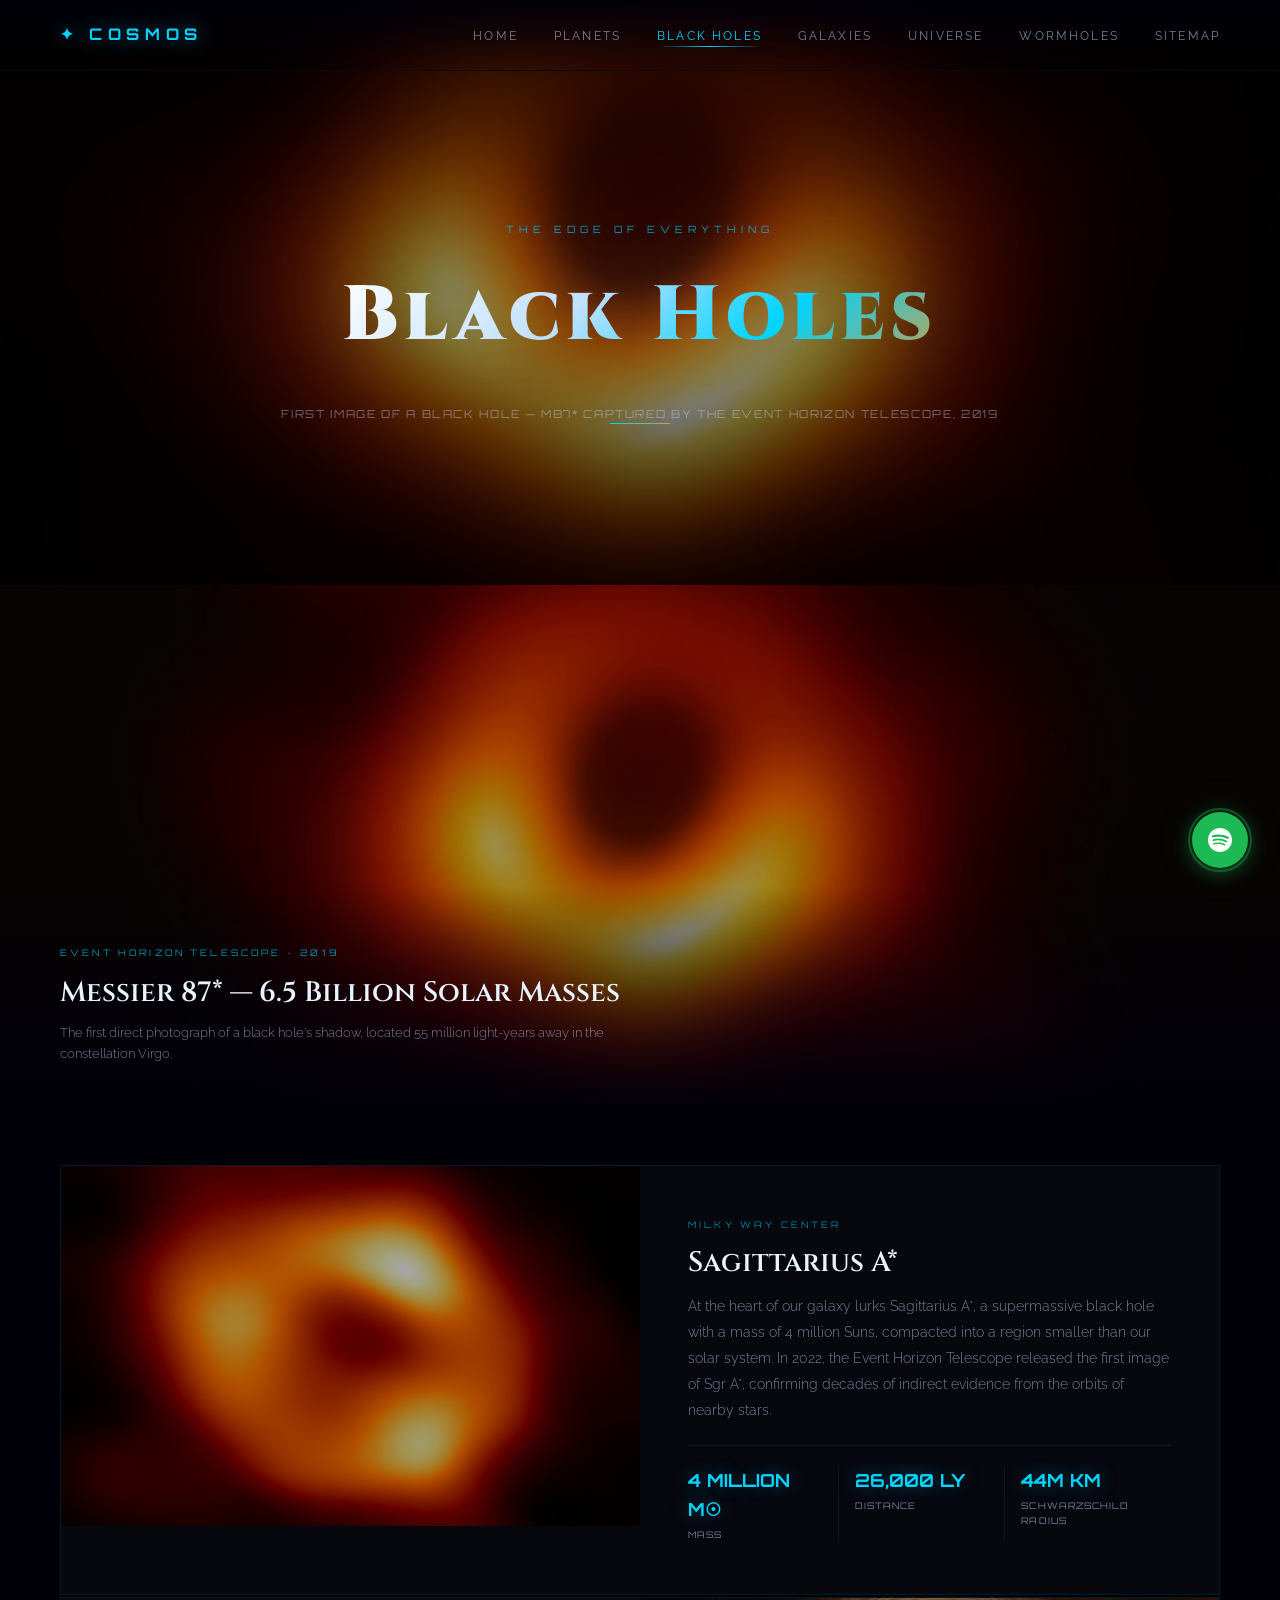
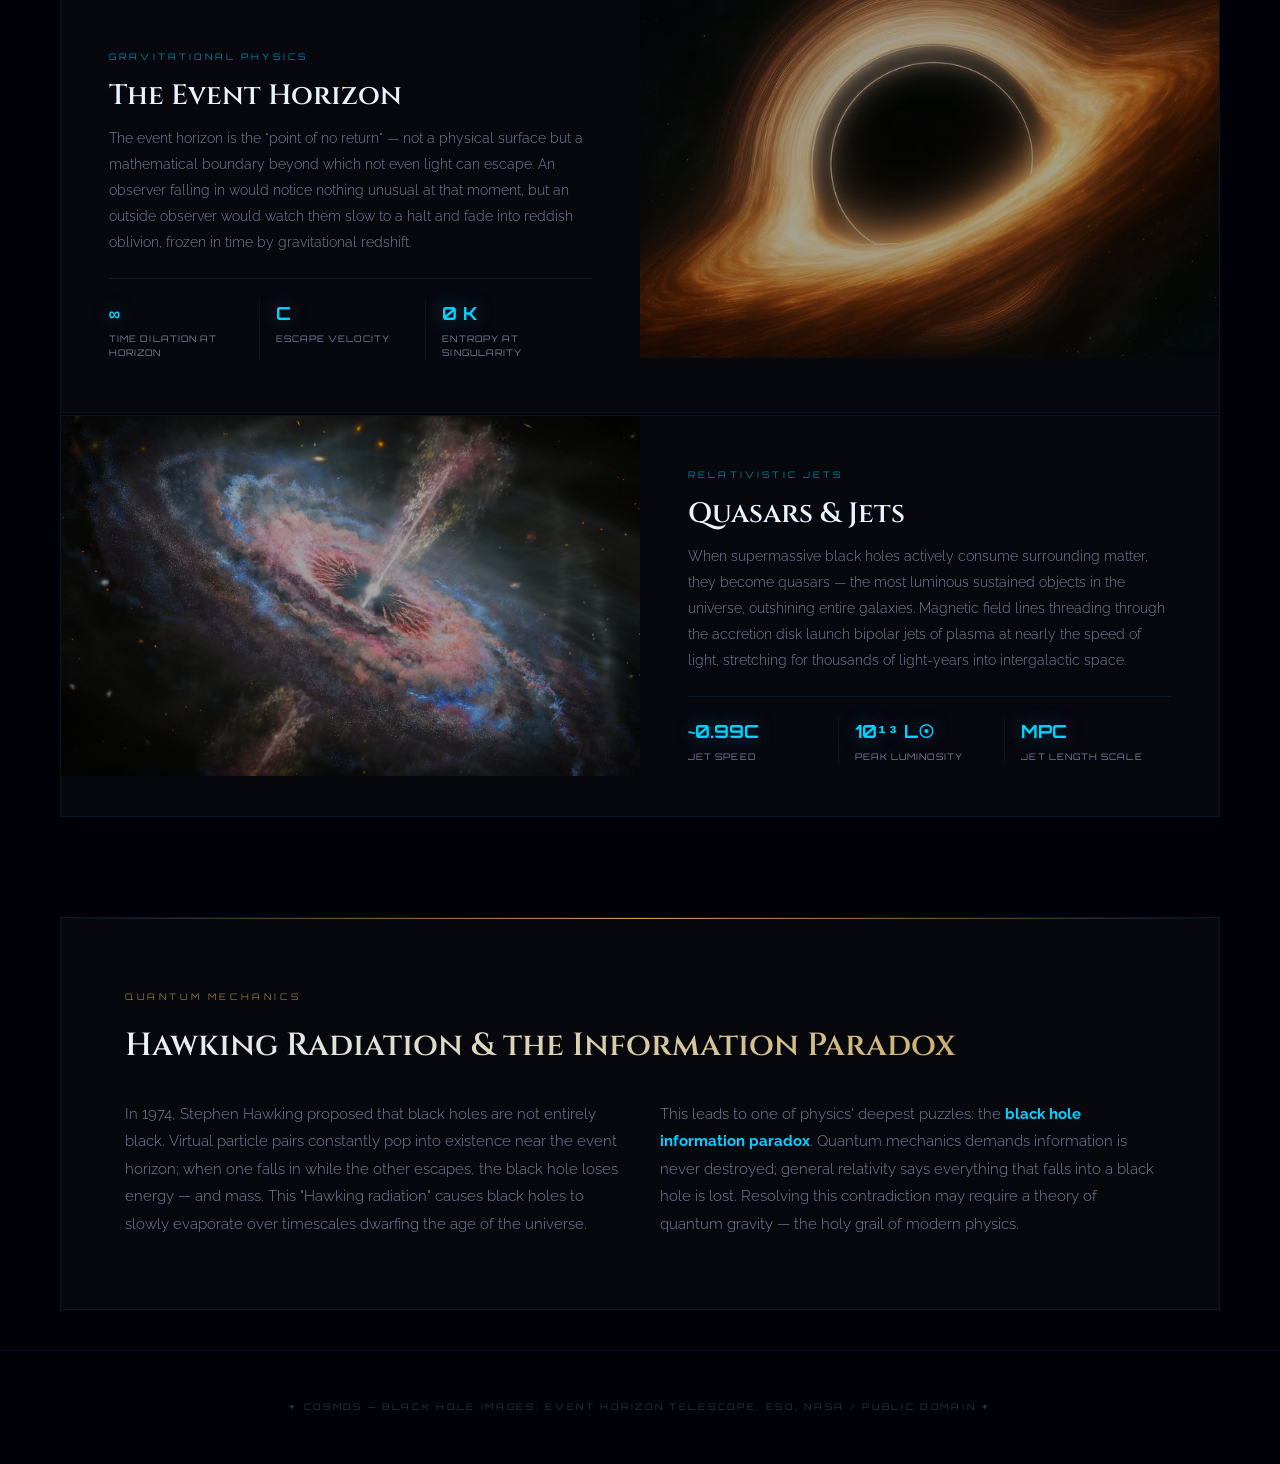
<file: blackholes.html>
<!DOCTYPE html>
<html lang="en">
<head>
  <meta charset="UTF-8">
  <meta name="viewport" content="width=device-width, initial-scale=1.0">
  <title>COSMOS — Black Holes</title>
  <link rel="preconnect" href="https://fonts.googleapis.com">
  <link href="https://fonts.googleapis.com/css2?family=Cinzel:wght@400;600;900&family=Raleway:wght@200;300;400;600&family=Orbitron:wght@400;700;900&display=swap" rel="stylesheet">
  <link rel="stylesheet" href="style.css">
  <meta name="keywords" content="Cosmos, cosmos, Wormholes, Universe, Blackholes">
  <meta name="description" content="Beyond Time Beyond Gravity">
</head>
<body data-page="blackholes">

<!-- LOADING SCREEN
<div id="loader">
  <div class="loader-spinner"></div>
  <p class="loader-eyebrow">✦ NASA · ESA · HUBBLE ✦</p>
  <h1 class="loader-title">COSMOS</h1>
  <p class="loader-tagline">Entering The Cosmos…</p>
</div> -->

<!-- CUSTOM CURSOR -->
<div class="cursor" id="cursor"></div>
<div class="cursor-ring" id="cursorRing"></div>

<!-- STARFIELD -->
<canvas id="starfield"></canvas>

<!-- NAVIGATION -->
<nav id="mainNav">
  <a href="index.html" class="nav-logo" data-page="home">✦ COSMOS</a>
  <button class="nav-hamburger" id="navHamburger" aria-label="Menu">
    <span></span><span></span><span></span>
  </button>
  <ul class="nav-links" id="navLinks">
    <li><a href="index.html" data-page="home">Home</a></li>
    <li><a href="planets.html" data-page="planets">Planets</a></li>
    <li><a href="blackholes.html" data-page="blackholes">Black Holes</a></li>
    <li><a href="galaxies.html" data-page="galaxies">Galaxies</a></li>
    <li><a href="universe.html" data-page="universe">Universe</a></li>
    <li><a href="wormholes.html" data-page="wormholes">Wormholes</a></li>
    <li><a href="sitemap.html" data-page="sitemap">Sitemap</a></li>
  </ul>
</nav>

<!-- BLACK HOLES PAGE -->
<div id="page-blackholes" class="page active">

  <section class="page-hero bh-hero">
    <div class="page-hero-bg parallax-bg" style="background-image: url(images/blackhole-background.jpg);"></div>
    <div class="page-hero-overlay" style="background: radial-gradient(ellipse at center, rgba(0,0,0,0.3) 0%, rgba(0,0,0,0.85) 70%);"></div>
    <p class="page-subtitle anim-fade-up" style="--delay:0.2s">The Edge of Everything</p>
    <h1 class="page-title anim-fade-up" style="--delay:0.4s">Black Holes</h1>
    <p class="page-hero-caption anim-fade-up" style="--delay:0.6s">First image of a black hole — M87* captured by the Event Horizon Telescope, 2019</p>
    <div class="page-divider anim-fade-up" style="--delay:0.8s"></div>
  </section>

  <div class="bh-feature-image reveal">
    <img src="images/blackhole-background.jpg" alt="Black hole M87*" loading="lazy">
    <div class="bh-feature-caption">
      <span class="caption-tag">EVENT HORIZON TELESCOPE · 2019</span>
      <h3>Messier 87* — 6.5 Billion Solar Masses</h3>
      <p>The first direct photograph of a black hole's shadow, located 55 million light-years away in the constellation Virgo.</p>
    </div>
  </div>

  <div class="bh-panels">

    <div class="bh-info-card reveal">
      <div class="bh-card-image">
        <img src="images/ton-618.jpg" alt="Stellar orbits around Sagittarius A*" loading="lazy">
      </div>
      <div class="bh-card-body">
        <div class="info-tag">MILKY WAY CENTER</div>
        <h3>Sagittarius A*</h3>
        <p>At the heart of our galaxy lurks Sagittarius A*, a supermassive black hole with a mass of 4 million Suns, compacted into a region smaller than our solar system. In 2022, the Event Horizon Telescope released the first image of Sgr A*, confirming decades of indirect evidence from the orbits of nearby stars.</p>
        <div class="bh-stat-row">
          <div class="bh-stat"><span>4 Million M☉</span>Mass</div>
          <div class="bh-stat"><span>26,000 ly</span>Distance</div>
          <div class="bh-stat"><span>44M km</span>Schwarzschild Radius</div>
        </div>
      </div>
    </div>

    <div class="bh-info-card bh-info-card--reversed reveal">
      <div class="bh-card-image">
        <img src="images/blackhole.jpg" alt="Artist impression of stellar black hole" loading="lazy">
      </div>
      <div class="bh-card-body">
        <div class="info-tag">GRAVITATIONAL PHYSICS</div>
        <h3>The Event Horizon</h3>
        <p>The event horizon is the "point of no return" — not a physical surface but a mathematical boundary beyond which not even light can escape. An observer falling in would notice nothing unusual at that moment, but an outside observer would watch them slow to a halt and fade into reddish oblivion, frozen in time by gravitational redshift.</p>
        <div class="bh-stat-row">
          <div class="bh-stat"><span>∞</span>Time Dilation at Horizon</div>
          <div class="bh-stat"><span>c</span>Escape Velocity</div>
          <div class="bh-stat"><span>0 K</span>Entropy at Singularity</div>
        </div>
      </div>
    </div>

    <div class="bh-info-card reveal">
      <div class="bh-card-image">
        <img src="images/jets.webp" alt="Relativistic jet from a black hole" loading="lazy">
      </div>
      <div class="bh-card-body">
        <div class="info-tag">RELATIVISTIC JETS</div>
        <h3>Quasars &amp; Jets</h3>
        <p>When supermassive black holes actively consume surrounding matter, they become quasars — the most luminous sustained objects in the universe, outshining entire galaxies. Magnetic field lines threading through the accretion disk launch bipolar jets of plasma at nearly the speed of light, stretching for thousands of light-years into intergalactic space.</p>
        <div class="bh-stat-row">
          <div class="bh-stat"><span>~0.99c</span>Jet Speed</div>
          <div class="bh-stat"><span>10¹³ L☉</span>Peak Luminosity</div>
          <div class="bh-stat"><span>Mpc</span>Jet Length Scale</div>
        </div>
      </div>
    </div>

  </div>

  <div class="full-panel reveal" style="margin: 40px 60px;">
    <div class="full-panel-badge">QUANTUM MECHANICS</div>
    <h2>Hawking Radiation &amp; the Information Paradox</h2>
    <div class="full-panel-grid">
      <p>In 1974, Stephen Hawking proposed that black holes are not entirely black. Virtual particle pairs constantly pop into existence near the event horizon; when one falls in while the other escapes, the black hole loses energy — and mass. This "Hawking radiation" causes black holes to slowly evaporate over timescales dwarfing the age of the universe.</p>
      <p>This leads to one of physics' deepest puzzles: the <strong style="color:var(--glow-cyan)">black hole information paradox</strong>. Quantum mechanics demands information is never destroyed; general relativity says everything that falls into a black hole is lost. Resolving this contradiction may require a theory of quantum gravity — the holy grail of modern physics.</p>
    </div>
  </div>

  <footer><p>✦ COSMOS — Black hole images: Event Horizon Telescope, ESO, NASA / Public Domain ✦</p></footer>
</div>

<!-- SPOTIFY WIDGET -->
<div class="spotify-widget">
  <div class="spotify-player" id="spotifyPlayer">
    <div class="spotify-header">
      <svg width="20" height="20" viewBox="0 0 24 24" fill="#1DB954"><path d="M12 0C5.4 0 0 5.4 0 12s5.4 12 12 12 12-5.4 12-12S18.66 0 12 0zm5.521 17.34c-.24.359-.66.48-1.021.24-2.82-1.74-6.36-2.101-10.561-1.141-.418.122-.779-.179-.899-.539-.12-.421.18-.78.54-.9 4.56-1.021 8.52-.6 11.64 1.32.42.18.479.659.301 1.02zm1.44-3.3c-.301.42-.841.6-1.262.3-3.239-1.98-8.159-2.58-11.939-1.38-.479.12-1.02-.12-1.14-.6-.12-.48.12-1.021.6-1.141C9.6 9.9 15 10.561 18.72 12.84c.361.181.54.78.241 1.2zm.12-3.36C15.24 8.4 8.82 8.16 5.16 9.301c-.6.179-1.2-.181-1.38-.721-.18-.601.18-1.2.72-1.381 4.26-1.26 11.28-1.02 15.721 1.621.539.3.719 1.02.419 1.56-.299.421-1.02.599-1.559.3z"/></svg>
      <span>Now Playing</span>
      <button class="spotify-close" onclick="toggleSpotify()">✕</button>
    </div>
    <iframe data-testid="embed-iframe" style="border-radius:12px" src="https://open.spotify.com/embed/track/5aaXqH8rgKZxg61HjECldi?utm_source=generator" width="100%" height="352" frameBorder="0" allowfullscreen="" allow="autoplay; clipboard-write; encrypted-media; fullscreen; picture-in-picture" loading="lazy"></iframe>
    <div class="spotify-track-info">
      <p class="track-name">No Time For Caution</p>
      <p class="track-artist">Hans Zimmer — Interstellar OST</p>
    </div>
  </div>
  <div class="spotify-tooltip">🎵 Play Interstellar OST</div>
  <button class="spotify-btn" id="spotifyBtn" onclick="toggleSpotify()" aria-label="Toggle music player">
    <svg viewBox="0 0 24 24" xmlns="http://www.w3.org/2000/svg">
      <path d="M12 0C5.4 0 0 5.4 0 12s5.4 12 12 12 12-5.4 12-12S18.66 0 12 0zm5.521 17.34c-.24.359-.66.48-1.021.24-2.82-1.74-6.36-2.101-10.561-1.141-.418.122-.779-.179-.899-.539-.12-.421.18-.78.54-.9 4.56-1.021 8.52-.6 11.64 1.32.42.18.479.659.301 1.02zm1.44-3.3c-.301.42-.841.6-1.262.3-3.239-1.98-8.159-2.58-11.939-1.38-.479.12-1.02-.12-1.14-.6-.12-.48.12-1.021.6-1.141C9.6 9.9 15 10.561 18.72 12.84c.361.181.54.78.241 1.2zm.12-3.36C15.24 8.4 8.82 8.16 5.16 9.301c-.6.179-1.2-.181-1.38-.721-.18-.601.18-1.2.72-1.381 4.26-1.26 11.28-1.02 15.721 1.621.539.3.719 1.02.419 1.56-.299.421-1.02.599-1.559.3z"/>
    </svg>
    <span class="spotify-pulse"></span>
  </button>
</div>

<script src="script.js"></script>
</body>
</html>
</file>
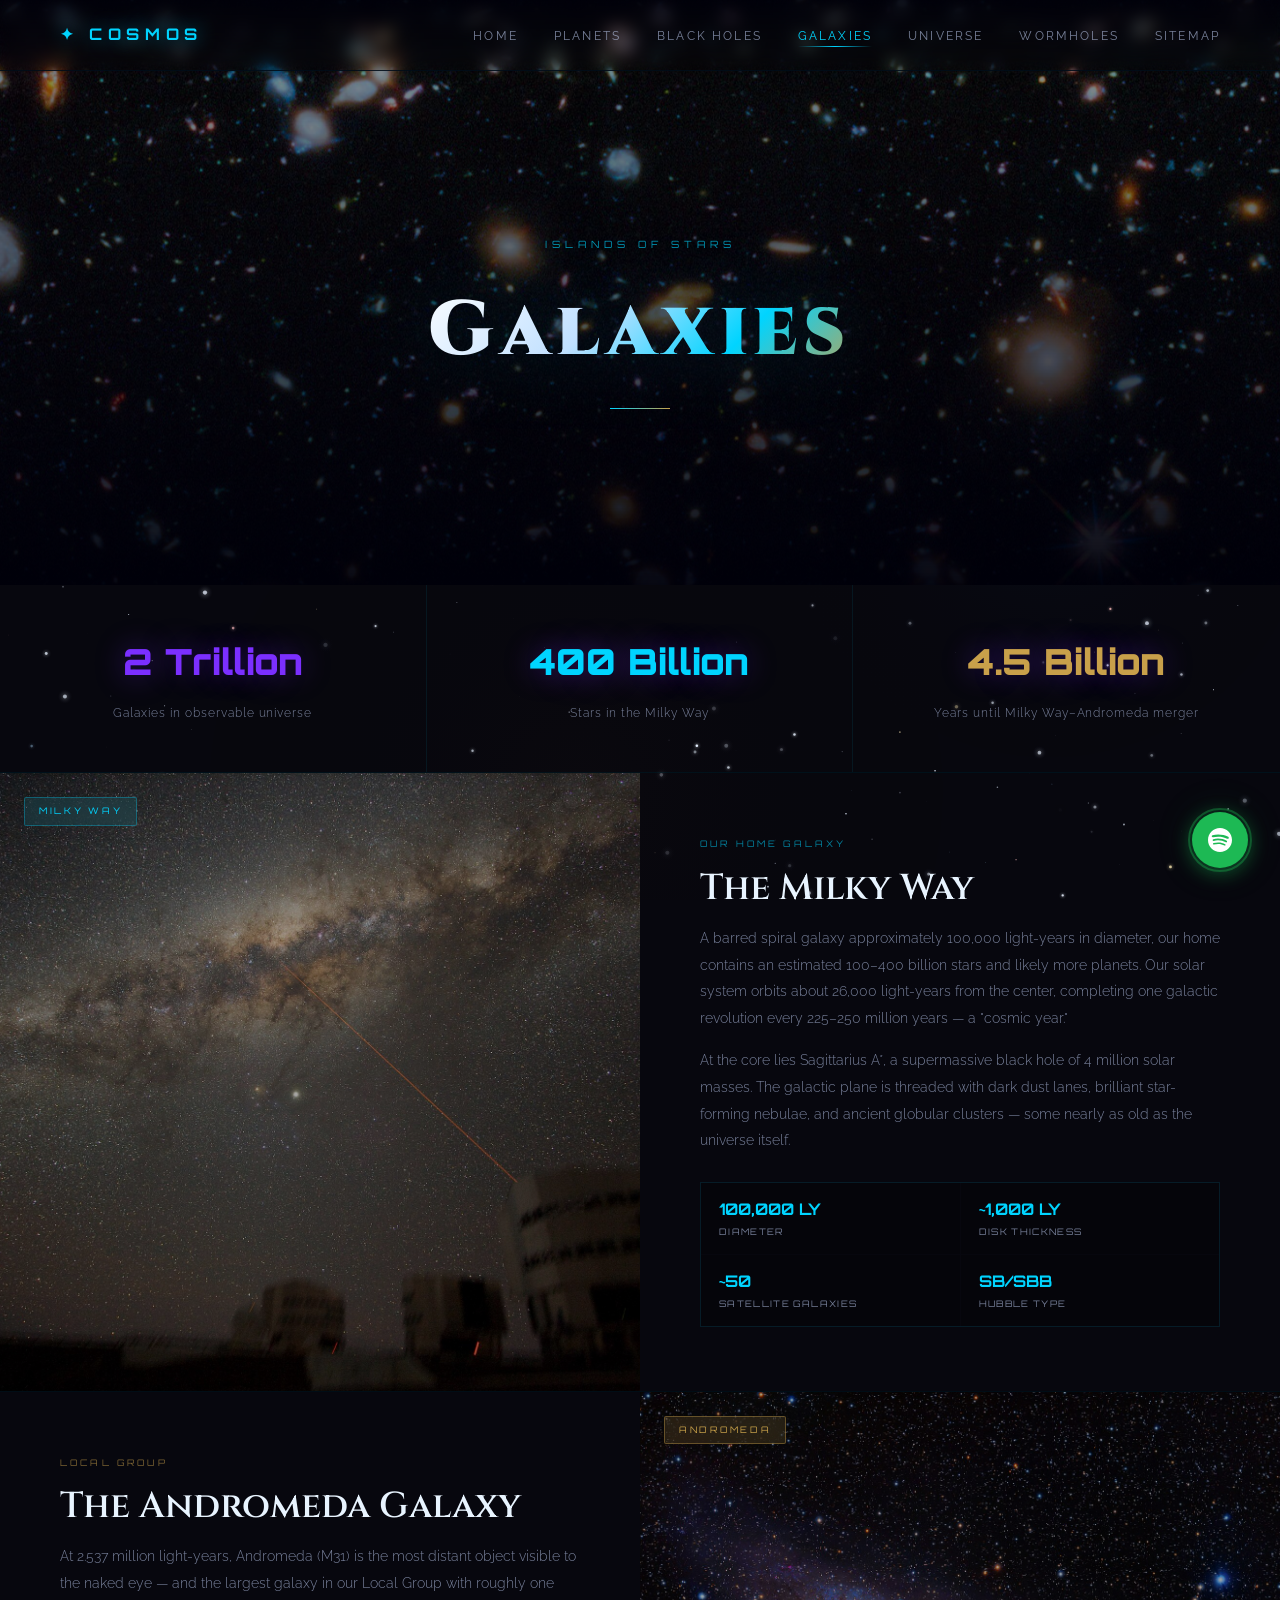
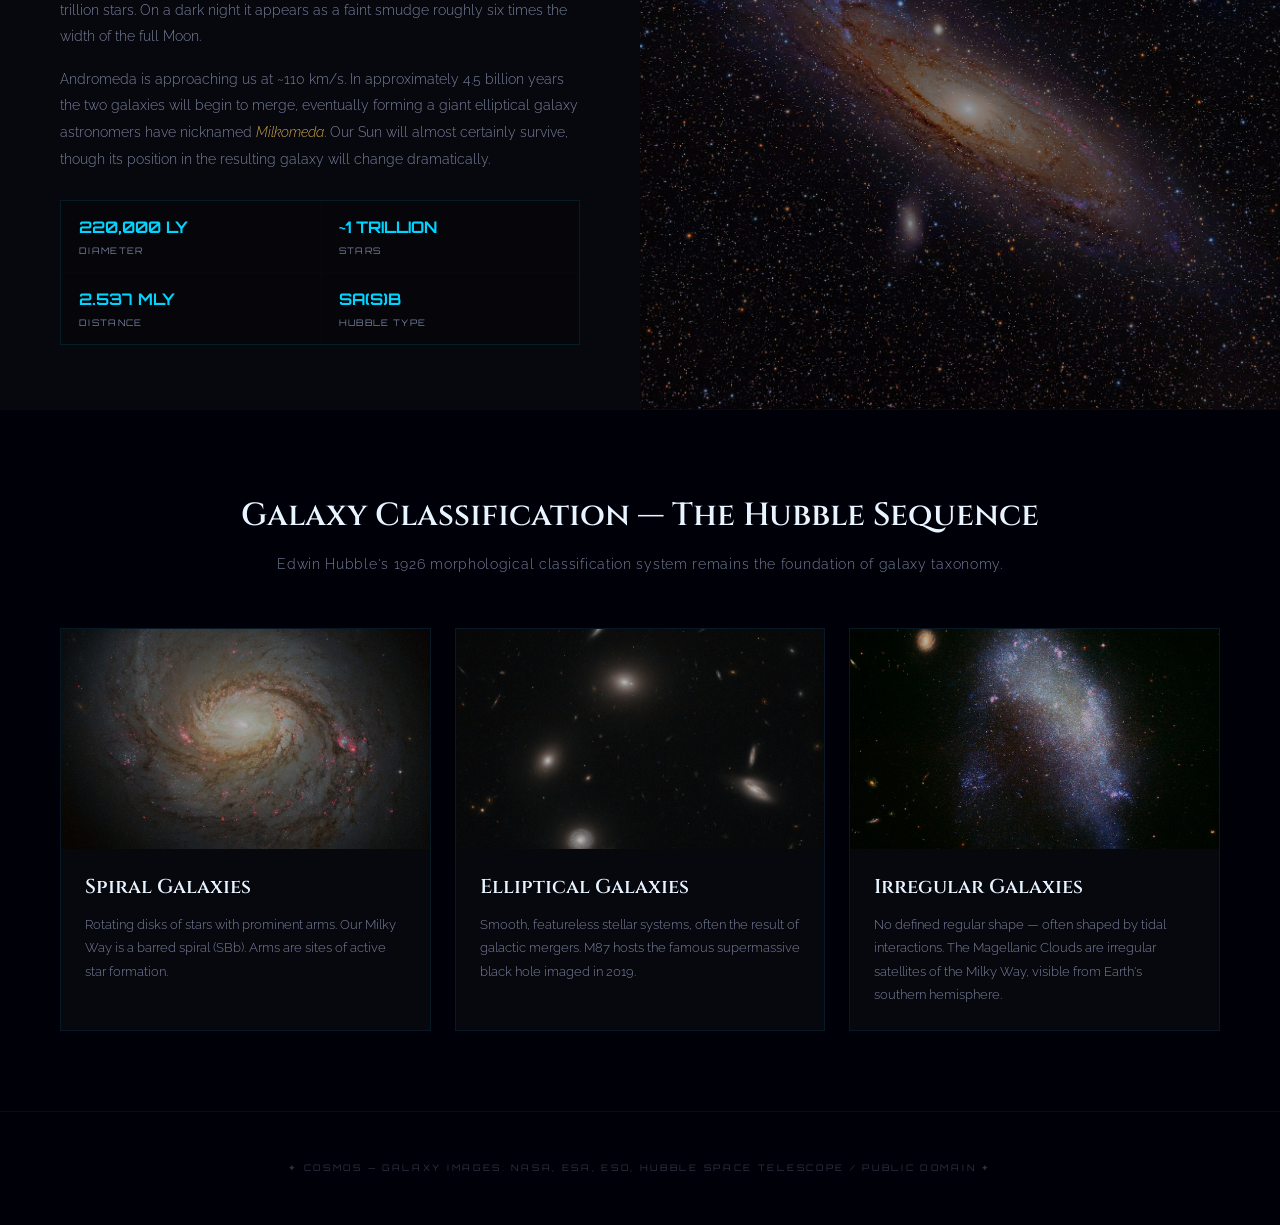
<file: galaxies.html>
<!DOCTYPE html>
<html lang="en">
<head>
  <meta charset="UTF-8">
  <meta name="viewport" content="width=device-width, initial-scale=1.0">
  <title>COSMOS — Galaxies</title>
  <link rel="preconnect" href="https://fonts.googleapis.com">
  <link href="https://fonts.googleapis.com/css2?family=Cinzel:wght@400;600;900&family=Raleway:wght@200;300;400;600&family=Orbitron:wght@400;700;900&display=swap" rel="stylesheet">
  <link rel="stylesheet" href="style.css">
  <meta name="keywords" content="Cosmos, cosmos, Wormholes, Universe, Blackholes">
  <meta name="description" content="Beyond Time Beyond Gravity">
</head>
<body data-page="galaxies">

<!-- LOADING SCREEN
<div id="loader">
  <div class="loader-spinner"></div>
  <p class="loader-eyebrow">✦ NASA · ESA · HUBBLE ✦</p>
  <h1 class="loader-title">COSMOS</h1>
  <p class="loader-tagline">Entering The Cosmos…</p>
</div> -->

<!-- CUSTOM CURSOR -->
<div class="cursor" id="cursor"></div>
<div class="cursor-ring" id="cursorRing"></div>

<!-- STARFIELD -->
<canvas id="starfield"></canvas>

<!-- NAVIGATION -->
<nav id="mainNav">
  <a href="index.html" class="nav-logo" data-page="home">✦ COSMOS</a>
  <button class="nav-hamburger" id="navHamburger" aria-label="Menu">
    <span></span><span></span><span></span>
  </button>
  <ul class="nav-links" id="navLinks">
    <li><a href="index.html" data-page="home">Home</a></li>
    <li><a href="planets.html" data-page="planets">Planets</a></li>
    <li><a href="blackholes.html" data-page="blackholes">Black Holes</a></li>
    <li><a href="galaxies.html" data-page="galaxies">Galaxies</a></li>
    <li><a href="universe.html" data-page="universe">Universe</a></li>
    <li><a href="wormholes.html" data-page="wormholes">Wormholes</a></li>
    <li><a href="sitemap.html" data-page="sitemap">Sitemap</a></li>
  </ul>
</nav>

<!-- GALAXIES PAGE -->
<div id="page-galaxies" class="page active">

  <section class="page-hero">
    <div class="page-hero-bg parallax-bg" style="background-image: url('images/background-image.jpg');"></div>
    <div class="page-hero-overlay"></div>
    <p class="page-subtitle anim-fade-up" style="--delay:0.2s">Islands of Stars</p>
    <h1 class="page-title anim-fade-up" style="--delay:0.4s">Galaxies</h1>
    <div class="page-divider anim-fade-up" style="--delay:0.6s"></div>
  </section>

  <div class="stats-banner">
    <div class="stats-banner-item reveal">
      <span class="stats-number">2 Trillion</span>
      <span class="stats-label">Galaxies in observable universe</span>
    </div>
    <div class="stats-banner-item reveal">
      <span class="stats-number" style="color:var(--glow-cyan)">400 Billion</span>
      <span class="stats-label">Stars in the Milky Way</span>
    </div>
    <div class="stats-banner-item reveal">
      <span class="stats-number" style="color:var(--glow-gold)">4.5 Billion</span>
      <span class="stats-label">Years until Milky Way–Andromeda merger</span>
    </div>
  </div>

  <div class="galaxy-feature reveal">
    <div class="galaxy-feature-image">
      <img src="images/milky-way.jpg" alt="Milky Way galactic core" loading="lazy">
      <div class="galaxy-feature-badge">MILKY WAY</div>
    </div>
    <div class="galaxy-feature-body">
      <div class="info-tag">OUR HOME GALAXY</div>
      <h2>The Milky Way</h2>
      <p>A barred spiral galaxy approximately 100,000 light-years in diameter, our home contains an estimated 100–400 billion stars and likely more planets. Our solar system orbits about 26,000 light-years from the center, completing one galactic revolution every 225–250 million years — a "cosmic year."</p>
      <p>At the core lies Sagittarius A*, a supermassive black hole of 4 million solar masses. The galactic plane is threaded with dark dust lanes, brilliant star-forming nebulae, and ancient globular clusters — some nearly as old as the universe itself.</p>
      <div class="galaxy-specs">
        <div class="spec"><span>100,000 ly</span>Diameter</div>
        <div class="spec"><span>~1,000 ly</span>Disk Thickness</div>
        <div class="spec"><span>~50</span>Satellite Galaxies</div>
        <div class="spec"><span>Sb/SBb</span>Hubble Type</div>
      </div>
    </div>
  </div>

  <div class="galaxy-feature galaxy-feature--reversed reveal">
    <div class="galaxy-feature-image">
      <img src="images/andromeda.jpg" alt="Andromeda Galaxy M31" loading="lazy">
      <div class="galaxy-feature-badge" style="background: rgba(200,160,74,0.15); border-color: rgba(200,160,74,0.4); color: var(--glow-gold);">ANDROMEDA</div>
    </div>
    <div class="galaxy-feature-body">
      <div class="info-tag" style="color:var(--glow-gold); border-color:rgba(200,160,74,0.3);">LOCAL GROUP</div>
      <h2>The Andromeda Galaxy</h2>
      <p>At 2.537 million light-years, Andromeda (M31) is the most distant object visible to the naked eye — and the largest galaxy in our Local Group with roughly one trillion stars. On a dark night it appears as a faint smudge roughly six times the width of the full Moon.</p>
      <p>Andromeda is approaching us at ~110 km/s. In approximately 4.5 billion years the two galaxies will begin to merge, eventually forming a giant elliptical galaxy astronomers have nicknamed <em style="color:var(--glow-gold)">Milkomeda</em>. Our Sun will almost certainly survive, though its position in the resulting galaxy will change dramatically.</p>
      <div class="galaxy-specs">
        <div class="spec"><span>220,000 ly</span>Diameter</div>
        <div class="spec"><span>~1 Trillion</span>Stars</div>
        <div class="spec"><span>2.537 Mly</span>Distance</div>
        <div class="spec"><span>SA(s)b</span>Hubble Type</div>
      </div>
    </div>
  </div>

  <section class="galaxy-types-section reveal">
    <div class="section-header">
      <h2>Galaxy Classification — The Hubble Sequence</h2>
      <p>Edwin Hubble's 1926 morphological classification system remains the foundation of galaxy taxonomy.</p>
    </div>
    <div class="galaxy-types-grid">
      <div class="galaxy-type-card">
        <div class="galaxy-type-image">
          <img src="images/spiral.jpg" alt="Spiral Galaxy NGC 4414" loading="lazy">
        </div>
        <h4>Spiral Galaxies</h4>
        <p>Rotating disks of stars with prominent arms. Our Milky Way is a barred spiral (SBb). Arms are sites of active star formation.</p>
      </div>
      <div class="galaxy-type-card">
        <div class="galaxy-type-image">
          <img src="images/elliptical.jpg" alt="Elliptical galaxy M87" loading="lazy">
        </div>
        <h4>Elliptical Galaxies</h4>
        <p>Smooth, featureless stellar systems, often the result of galactic mergers. M87 hosts the famous supermassive black hole imaged in 2019.</p>
      </div>
      <div class="galaxy-type-card">
        <div class="galaxy-type-image">
          <img src="images/irregular.jpg" alt="Large Magellanic Cloud" loading="lazy">
        </div>
        <h4>Irregular Galaxies</h4>
        <p>No defined regular shape — often shaped by tidal interactions. The Magellanic Clouds are irregular satellites of the Milky Way, visible from Earth's southern hemisphere.</p>
      </div>
    </div>
  </section>

  <footer><p>✦ COSMOS — Galaxy images: NASA, ESA, ESO, Hubble Space Telescope / Public Domain ✦</p></footer>
</div>

<!-- SPOTIFY WIDGET -->
<div class="spotify-widget">
  <div class="spotify-player" id="spotifyPlayer">
    <div class="spotify-header">
      <svg width="20" height="20" viewBox="0 0 24 24" fill="#1DB954"><path d="M12 0C5.4 0 0 5.4 0 12s5.4 12 12 12 12-5.4 12-12S18.66 0 12 0zm5.521 17.34c-.24.359-.66.48-1.021.24-2.82-1.74-6.36-2.101-10.561-1.141-.418.122-.779-.179-.899-.539-.12-.421.18-.78.54-.9 4.56-1.021 8.52-.6 11.64 1.32.42.18.479.659.301 1.02zm1.44-3.3c-.301.42-.841.6-1.262.3-3.239-1.98-8.159-2.58-11.939-1.38-.479.12-1.02-.12-1.14-.6-.12-.48.12-1.021.6-1.141C9.6 9.9 15 10.561 18.72 12.84c.361.181.54.78.241 1.2zm.12-3.36C15.24 8.4 8.82 8.16 5.16 9.301c-.6.179-1.2-.181-1.38-.721-.18-.601.18-1.2.72-1.381 4.26-1.26 11.28-1.02 15.721 1.621.539.3.719 1.02.419 1.56-.299.421-1.02.599-1.559.3z"/></svg>
      <span>Now Playing</span>
      <button class="spotify-close" onclick="toggleSpotify()">✕</button>
    </div>
    <iframe data-testid="embed-iframe" style="border-radius:12px" src="https://open.spotify.com/embed/track/5aaXqH8rgKZxg61HjECldi?utm_source=generator" width="100%" height="352" frameBorder="0" allowfullscreen="" allow="autoplay; clipboard-write; encrypted-media; fullscreen; picture-in-picture" loading="lazy"></iframe>
    <div class="spotify-track-info">
      <p class="track-name">No Time For Caution</p>
      <p class="track-artist">Hans Zimmer — Interstellar OST</p>
    </div>
  </div>
  <div class="spotify-tooltip">🎵 Play Interstellar OST</div>
  <button class="spotify-btn" id="spotifyBtn" onclick="toggleSpotify()" aria-label="Toggle music player">
    <svg viewBox="0 0 24 24" xmlns="http://www.w3.org/2000/svg">
      <path d="M12 0C5.4 0 0 5.4 0 12s5.4 12 12 12 12-5.4 12-12S18.66 0 12 0zm5.521 17.34c-.24.359-.66.48-1.021.24-2.82-1.74-6.36-2.101-10.561-1.141-.418.122-.779-.179-.899-.539-.12-.421.18-.78.54-.9 4.56-1.021 8.52-.6 11.64 1.32.42.18.479.659.301 1.02zm1.44-3.3c-.301.42-.841.6-1.262.3-3.239-1.98-8.159-2.58-11.939-1.38-.479.12-1.02-.12-1.14-.6-.12-.48.12-1.021.6-1.141C9.6 9.9 15 10.561 18.72 12.84c.361.181.54.78.241 1.2zm.12-3.36C15.24 8.4 8.82 8.16 5.16 9.301c-.6.179-1.2-.181-1.38-.721-.18-.601.18-1.2.72-1.381 4.26-1.26 11.28-1.02 15.721 1.621.539.3.719 1.02.419 1.56-.299.421-1.02.599-1.559.3z"/>
    </svg>
    <span class="spotify-pulse"></span>
  </button>
</div>

<script src="script.js"></script>
</body>
</html>
</file>
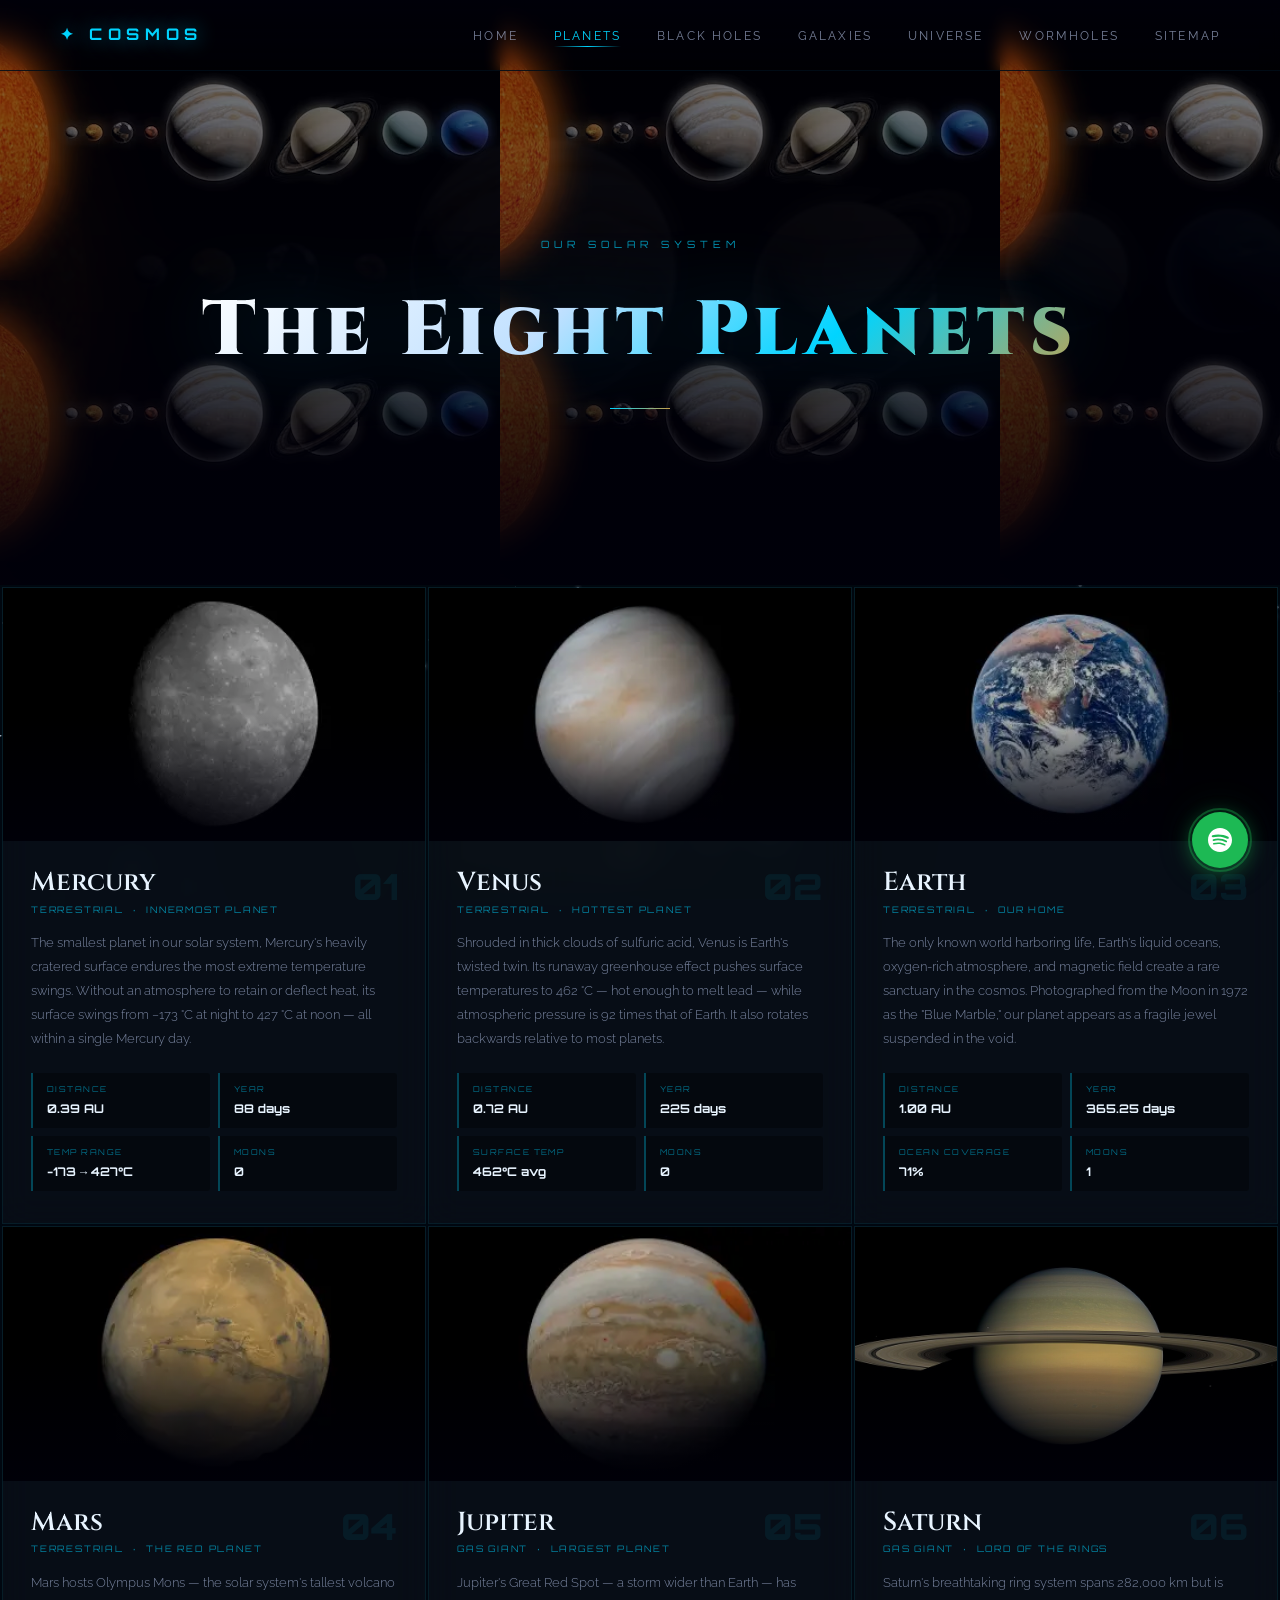
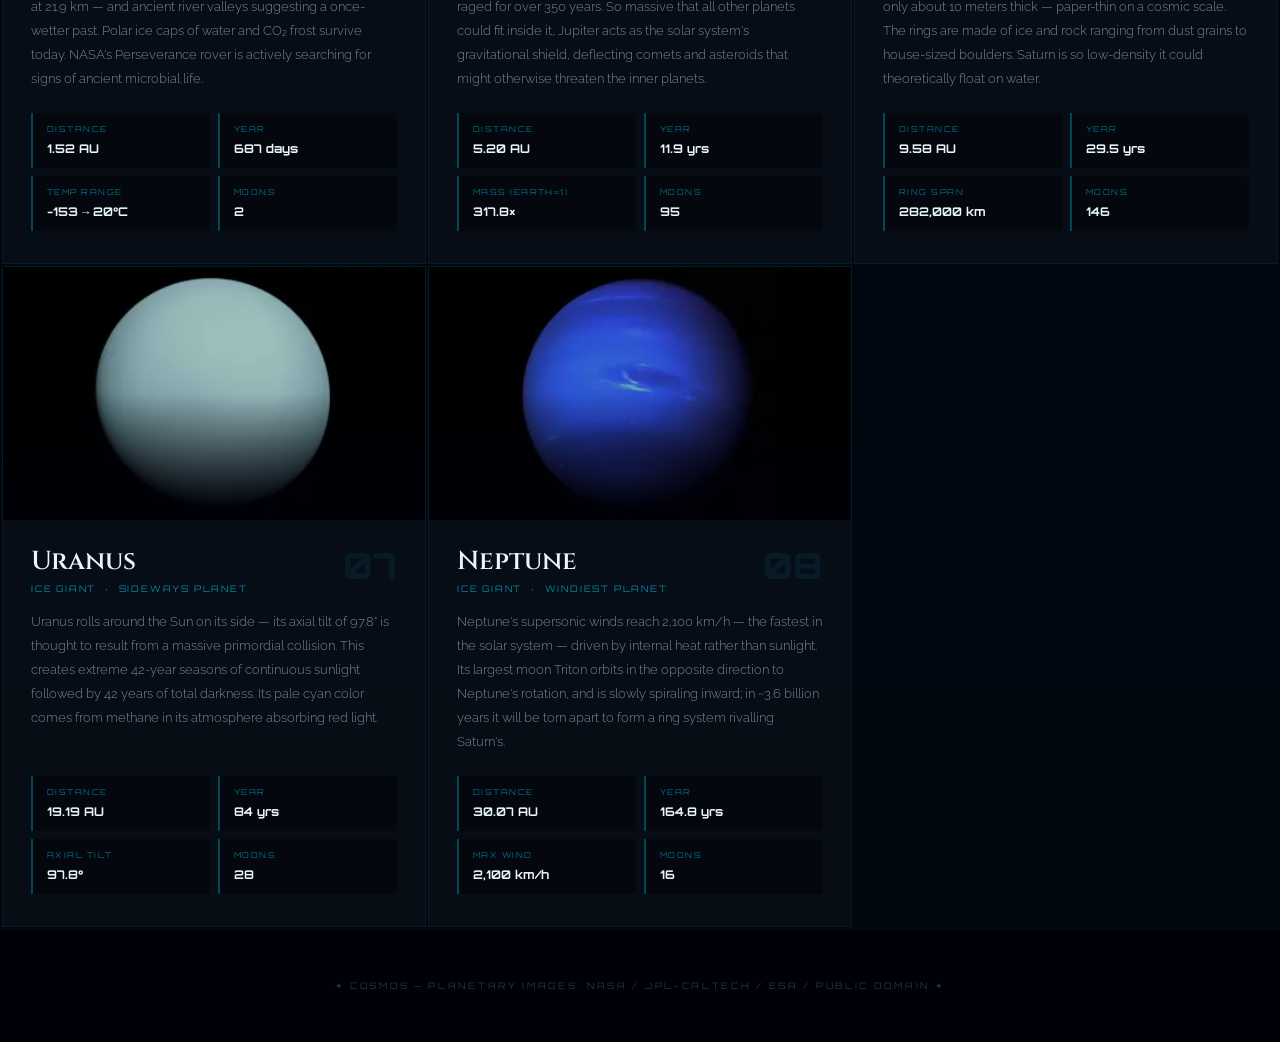
<file: planets.html>
<!DOCTYPE html>
<html lang="en">
<head>
  <meta charset="UTF-8">
  <meta name="viewport" content="width=device-width, initial-scale=1.0">
  <title>COSMOS — The Eight Planets</title>
  <link rel="preconnect" href="https://fonts.googleapis.com">
  <link href="https://fonts.googleapis.com/css2?family=Cinzel:wght@400;600;900&family=Raleway:wght@200;300;400;600&family=Orbitron:wght@400;700;900&display=swap" rel="stylesheet">
  <link rel="stylesheet" href="style.css">
  <meta name="keywords" content="Cosmos, cosmos, Wormholes, Universe, Blackholes">
  <meta name="description" content="Beyond Time Beyond Gravity">
</head>
<body data-page="planets">

<!-- LOADING SCREEN
<div id="loader">
  <div class="loader-spinner"></div>
  <p class="loader-eyebrow">✦ NASA · ESA · HUBBLE ✦</p>
  <h1 class="loader-title">COSMOS</h1>
  <p class="loader-tagline">Entering The Cosmos…</p>
</div> -->

<!-- CUSTOM CURSOR -->
<div class="cursor" id="cursor"></div>
<div class="cursor-ring" id="cursorRing"></div>

<!-- STARFIELD -->
<canvas id="starfield"></canvas>

<!-- NAVIGATION -->
<nav id="mainNav">
  <a href="index.html" class="nav-logo" data-page="home">✦ COSMOS</a>
  <button class="nav-hamburger" id="navHamburger" aria-label="Menu">
    <span></span><span></span><span></span>
  </button>
  <ul class="nav-links" id="navLinks">
    <li><a href="index.html" data-page="home">Home</a></li>
    <li><a href="planets.html" data-page="planets">Planets</a></li>
    <li><a href="blackholes.html" data-page="blackholes">Black Holes</a></li>
    <li><a href="galaxies.html" data-page="galaxies">Galaxies</a></li>
    <li><a href="universe.html" data-page="universe">Universe</a></li>
    <li><a href="wormholes.html" data-page="wormholes">Wormholes</a></li>
    <li><a href="sitemap.html" data-page="sitemap">Sitemap</a></li>
  </ul>
</nav>

<!-- PLANETS PAGE -->
<div id="page-planets" class="page active">

  <section class="page-hero" style="background-image: url('images/planets-background-image.avif');">
    <div class="page-hero-bg" style="background-image: url('images/planets-background-image.avif'); background-size: contain; background-repeat: no-repeat; background-position: center bottom; opacity:0.08;"></div>
    <div class="page-hero-overlay"></div>
    <p class="page-subtitle anim-fade-up" style="--delay:0.2s">Our Solar System</p>
    <h1 class="page-title anim-fade-up" style="--delay:0.4s">The Eight Planets</h1>
    <div class="page-divider anim-fade-up" style="--delay:0.6s"></div>
  </section>

  <div class="planets-grid">

    <article class="planet-card reveal">
      <div class="planet-img-wrap">
        <img src="images/mercury.webp" alt="Mercury" loading="lazy">
        <div class="planet-img-glow" style="--glow: #b0836a;"></div>
      </div>
      <div class="planet-body">
        <div class="planet-header">
          <div>
            <h2 class="planet-name">Mercury</h2>
            <div class="planet-type">Terrestrial &nbsp;·&nbsp; Innermost Planet</div>
          </div>
          <span class="planet-order">01</span>
        </div>
        <p class="planet-desc">The smallest planet in our solar system, Mercury's heavily cratered surface endures the most extreme temperature swings. Without an atmosphere to retain or deflect heat, its surface swings from −173 °C at night to 427 °C at noon — all within a single Mercury day.</p>
        <div class="planet-stats">
          <div class="stat-item"><div class="stat-label">Distance</div><div class="stat-value">0.39 AU</div></div>
          <div class="stat-item"><div class="stat-label">Year</div><div class="stat-value">88 days</div></div>
          <div class="stat-item"><div class="stat-label">Temp Range</div><div class="stat-value">−173 → 427°C</div></div>
          <div class="stat-item"><div class="stat-label">Moons</div><div class="stat-value">0</div></div>
        </div>
      </div>
    </article>

    <article class="planet-card reveal">
      <div class="planet-img-wrap">
        <img src="images/venus.webp" alt="Venus" loading="lazy">
        <div class="planet-img-glow" style="--glow: #d4a852;"></div>
      </div>
      <div class="planet-body">
        <div class="planet-header">
          <div>
            <h2 class="planet-name">Venus</h2>
            <div class="planet-type">Terrestrial &nbsp;·&nbsp; Hottest Planet</div>
          </div>
          <span class="planet-order">02</span>
        </div>
        <p class="planet-desc">Shrouded in thick clouds of sulfuric acid, Venus is Earth's twisted twin. Its runaway greenhouse effect pushes surface temperatures to 462 °C — hot enough to melt lead — while atmospheric pressure is 92 times that of Earth. It also rotates backwards relative to most planets.</p>
        <div class="planet-stats">
          <div class="stat-item"><div class="stat-label">Distance</div><div class="stat-value">0.72 AU</div></div>
          <div class="stat-item"><div class="stat-label">Year</div><div class="stat-value">225 days</div></div>
          <div class="stat-item"><div class="stat-label">Surface Temp</div><div class="stat-value">462°C avg</div></div>
          <div class="stat-item"><div class="stat-label">Moons</div><div class="stat-value">0</div></div>
        </div>
      </div>
    </article>

    <article class="planet-card reveal">
      <div class="planet-img-wrap">
        <img src="images/earth.webp" alt="Earth — The Blue Marble" loading="lazy">
        <div class="planet-img-glow" style="--glow: #4fc3f7;"></div>
      </div>
      <div class="planet-body">
        <div class="planet-header">
          <div>
            <h2 class="planet-name">Earth</h2>
            <div class="planet-type">Terrestrial &nbsp;·&nbsp; Our Home</div>
          </div>
          <span class="planet-order">03</span>
        </div>
        <p class="planet-desc">The only known world harboring life, Earth's liquid oceans, oxygen-rich atmosphere, and magnetic field create a rare sanctuary in the cosmos. Photographed from the Moon in 1972 as the "Blue Marble," our planet appears as a fragile jewel suspended in the void.</p>
        <div class="planet-stats">
          <div class="stat-item"><div class="stat-label">Distance</div><div class="stat-value">1.00 AU</div></div>
          <div class="stat-item"><div class="stat-label">Year</div><div class="stat-value">365.25 days</div></div>
          <div class="stat-item"><div class="stat-label">Ocean Coverage</div><div class="stat-value">71%</div></div>
          <div class="stat-item"><div class="stat-label">Moons</div><div class="stat-value">1</div></div>
        </div>
      </div>
    </article>

    <article class="planet-card reveal">
      <div class="planet-img-wrap">
        <img src="images/mars.webp" alt="Mars — The Red Planet" loading="lazy">
        <div class="planet-img-glow" style="--glow: #ef5350;"></div>
      </div>
      <div class="planet-body">
        <div class="planet-header">
          <div>
            <h2 class="planet-name">Mars</h2>
            <div class="planet-type">Terrestrial &nbsp;·&nbsp; The Red Planet</div>
          </div>
          <span class="planet-order">04</span>
        </div>
        <p class="planet-desc">Mars hosts Olympus Mons — the solar system's tallest volcano at 21.9 km — and ancient river valleys suggesting a once-wetter past. Polar ice caps of water and CO₂ frost survive today. NASA's Perseverance rover is actively searching for signs of ancient microbial life.</p>
        <div class="planet-stats">
          <div class="stat-item"><div class="stat-label">Distance</div><div class="stat-value">1.52 AU</div></div>
          <div class="stat-item"><div class="stat-label">Year</div><div class="stat-value">687 days</div></div>
          <div class="stat-item"><div class="stat-label">Temp Range</div><div class="stat-value">−153 → 20°C</div></div>
          <div class="stat-item"><div class="stat-label">Moons</div><div class="stat-value">2</div></div>
        </div>
      </div>
    </article>

    <article class="planet-card reveal">
      <div class="planet-img-wrap">
        <img src="images/jupitar.webp" alt="Jupiter" loading="lazy">
        <div class="planet-img-glow" style="--glow: #d4703a;"></div>
      </div>
      <div class="planet-body">
        <div class="planet-header">
          <div>
            <h2 class="planet-name">Jupiter</h2>
            <div class="planet-type">Gas Giant &nbsp;·&nbsp; Largest Planet</div>
          </div>
          <span class="planet-order">05</span>
        </div>
        <p class="planet-desc">Jupiter's Great Red Spot — a storm wider than Earth — has raged for over 350 years. So massive that all other planets could fit inside it, Jupiter acts as the solar system's gravitational shield, deflecting comets and asteroids that might otherwise threaten the inner planets.</p>
        <div class="planet-stats">
          <div class="stat-item"><div class="stat-label">Distance</div><div class="stat-value">5.20 AU</div></div>
          <div class="stat-item"><div class="stat-label">Year</div><div class="stat-value">11.9 yrs</div></div>
          <div class="stat-item"><div class="stat-label">Mass (Earth=1)</div><div class="stat-value">317.8×</div></div>
          <div class="stat-item"><div class="stat-label">Moons</div><div class="stat-value">95</div></div>
        </div>
      </div>
    </article>

    <article class="planet-card reveal">
      <div class="planet-img-wrap">
        <img src="images/saturn.jpg" alt="Saturn" loading="lazy">
        <div class="planet-img-glow" style="--glow: #c8a964;"></div>
      </div>
      <div class="planet-body">
        <div class="planet-header">
          <div>
            <h2 class="planet-name">Saturn</h2>
            <div class="planet-type">Gas Giant &nbsp;·&nbsp; Lord of the Rings</div>
          </div>
          <span class="planet-order">06</span>
        </div>
        <p class="planet-desc">Saturn's breathtaking ring system spans 282,000 km but is only about 10 meters thick — paper-thin on a cosmic scale. The rings are made of ice and rock ranging from dust grains to house-sized boulders. Saturn is so low-density it could theoretically float on water.</p>
        <div class="planet-stats">
          <div class="stat-item"><div class="stat-label">Distance</div><div class="stat-value">9.58 AU</div></div>
          <div class="stat-item"><div class="stat-label">Year</div><div class="stat-value">29.5 yrs</div></div>
          <div class="stat-item"><div class="stat-label">Ring Span</div><div class="stat-value">282,000 km</div></div>
          <div class="stat-item"><div class="stat-label">Moons</div><div class="stat-value">146</div></div>
        </div>
      </div>
    </article>

    <article class="planet-card reveal">
      <div class="planet-img-wrap">
        <img src="images/uranus.webp" alt="Uranus" loading="lazy">
        <div class="planet-img-glow" style="--glow: #80cbc4;"></div>
      </div>
      <div class="planet-body">
        <div class="planet-header">
          <div>
            <h2 class="planet-name">Uranus</h2>
            <div class="planet-type">Ice Giant &nbsp;·&nbsp; Sideways Planet</div>
          </div>
          <span class="planet-order">07</span>
        </div>
        <p class="planet-desc">Uranus rolls around the Sun on its side — its axial tilt of 97.8° is thought to result from a massive primordial collision. This creates extreme 42-year seasons of continuous sunlight followed by 42 years of total darkness. Its pale cyan color comes from methane in its atmosphere absorbing red light.</p>
        <div class="planet-stats">
          <div class="stat-item"><div class="stat-label">Distance</div><div class="stat-value">19.19 AU</div></div>
          <div class="stat-item"><div class="stat-label">Year</div><div class="stat-value">84 yrs</div></div>
          <div class="stat-item"><div class="stat-label">Axial Tilt</div><div class="stat-value">97.8°</div></div>
          <div class="stat-item"><div class="stat-label">Moons</div><div class="stat-value">28</div></div>
        </div>
      </div>
    </article>

    <article class="planet-card reveal">
      <div class="planet-img-wrap">
        <img src="images/neptune.webp" alt="Neptune" loading="lazy">
        <div class="planet-img-glow" style="--glow: #5c6bc0;"></div>
      </div>
      <div class="planet-body">
        <div class="planet-header">
          <div>
            <h2 class="planet-name">Neptune</h2>
            <div class="planet-type">Ice Giant &nbsp;·&nbsp; Windiest Planet</div>
          </div>
          <span class="planet-order">08</span>
        </div>
        <p class="planet-desc">Neptune's supersonic winds reach 2,100 km/h — the fastest in the solar system — driven by internal heat rather than sunlight. Its largest moon Triton orbits in the opposite direction to Neptune's rotation, and is slowly spiraling inward; in ~3.6 billion years it will be torn apart to form a ring system rivalling Saturn's.</p>
        <div class="planet-stats">
          <div class="stat-item"><div class="stat-label">Distance</div><div class="stat-value">30.07 AU</div></div>
          <div class="stat-item"><div class="stat-label">Year</div><div class="stat-value">164.8 yrs</div></div>
          <div class="stat-item"><div class="stat-label">Max Wind</div><div class="stat-value">2,100 km/h</div></div>
          <div class="stat-item"><div class="stat-label">Moons</div><div class="stat-value">16</div></div>
        </div>
      </div>
    </article>

  </div>

  <footer><p>✦ COSMOS — Planetary images: NASA / JPL-Caltech / ESA / Public Domain ✦</p></footer>
</div>

<!-- SPOTIFY WIDGET -->
<div class="spotify-widget">
  <div class="spotify-player" id="spotifyPlayer">
    <div class="spotify-header">
      <svg width="20" height="20" viewBox="0 0 24 24" fill="#1DB954"><path d="M12 0C5.4 0 0 5.4 0 12s5.4 12 12 12 12-5.4 12-12S18.66 0 12 0zm5.521 17.34c-.24.359-.66.48-1.021.24-2.82-1.74-6.36-2.101-10.561-1.141-.418.122-.779-.179-.899-.539-.12-.421.18-.78.54-.9 4.56-1.021 8.52-.6 11.64 1.32.42.18.479.659.301 1.02zm1.44-3.3c-.301.42-.841.6-1.262.3-3.239-1.98-8.159-2.58-11.939-1.38-.479.12-1.02-.12-1.14-.6-.12-.48.12-1.021.6-1.141C9.6 9.9 15 10.561 18.72 12.84c.361.181.54.78.241 1.2zm.12-3.36C15.24 8.4 8.82 8.16 5.16 9.301c-.6.179-1.2-.181-1.38-.721-.18-.601.18-1.2.72-1.381 4.26-1.26 11.28-1.02 15.721 1.621.539.3.719 1.02.419 1.56-.299.421-1.02.599-1.559.3z"/></svg>
      <span>Now Playing</span>
      <button class="spotify-close" onclick="toggleSpotify()">✕</button>
    </div>
    <iframe data-testid="embed-iframe" style="border-radius:12px" src="https://open.spotify.com/embed/track/5aaXqH8rgKZxg61HjECldi?utm_source=generator" width="100%" height="352" frameBorder="0" allowfullscreen="" allow="autoplay; clipboard-write; encrypted-media; fullscreen; picture-in-picture" loading="lazy"></iframe>
    <div class="spotify-track-info">
      <p class="track-name">No Time For Caution</p>
      <p class="track-artist">Hans Zimmer — Interstellar OST</p>
    </div>
  </div>
  <div class="spotify-tooltip">🎵 Play Interstellar OST</div>
  <button class="spotify-btn" id="spotifyBtn" onclick="toggleSpotify()" aria-label="Toggle music player">
    <svg viewBox="0 0 24 24" xmlns="http://www.w3.org/2000/svg">
      <path d="M12 0C5.4 0 0 5.4 0 12s5.4 12 12 12 12-5.4 12-12S18.66 0 12 0zm5.521 17.34c-.24.359-.66.48-1.021.24-2.82-1.74-6.36-2.101-10.561-1.141-.418.122-.779-.179-.899-.539-.12-.421.18-.78.54-.9 4.56-1.021 8.52-.6 11.64 1.32.42.18.479.659.301 1.02zm1.44-3.3c-.301.42-.841.6-1.262.3-3.239-1.98-8.159-2.58-11.939-1.38-.479.12-1.02-.12-1.14-.6-.12-.48.12-1.021.6-1.141C9.6 9.9 15 10.561 18.72 12.84c.361.181.54.78.241 1.2zm.12-3.36C15.24 8.4 8.82 8.16 5.16 9.301c-.6.179-1.2-.181-1.38-.721-.18-.601.18-1.2.72-1.381 4.26-1.26 11.28-1.02 15.721 1.621.539.3.719 1.02.419 1.56-.299.421-1.02.599-1.559.3z"/>
    </svg>
    <span class="spotify-pulse"></span>
  </button>
</div>

<script src="script.js"></script>
</body>
</html>
</file>
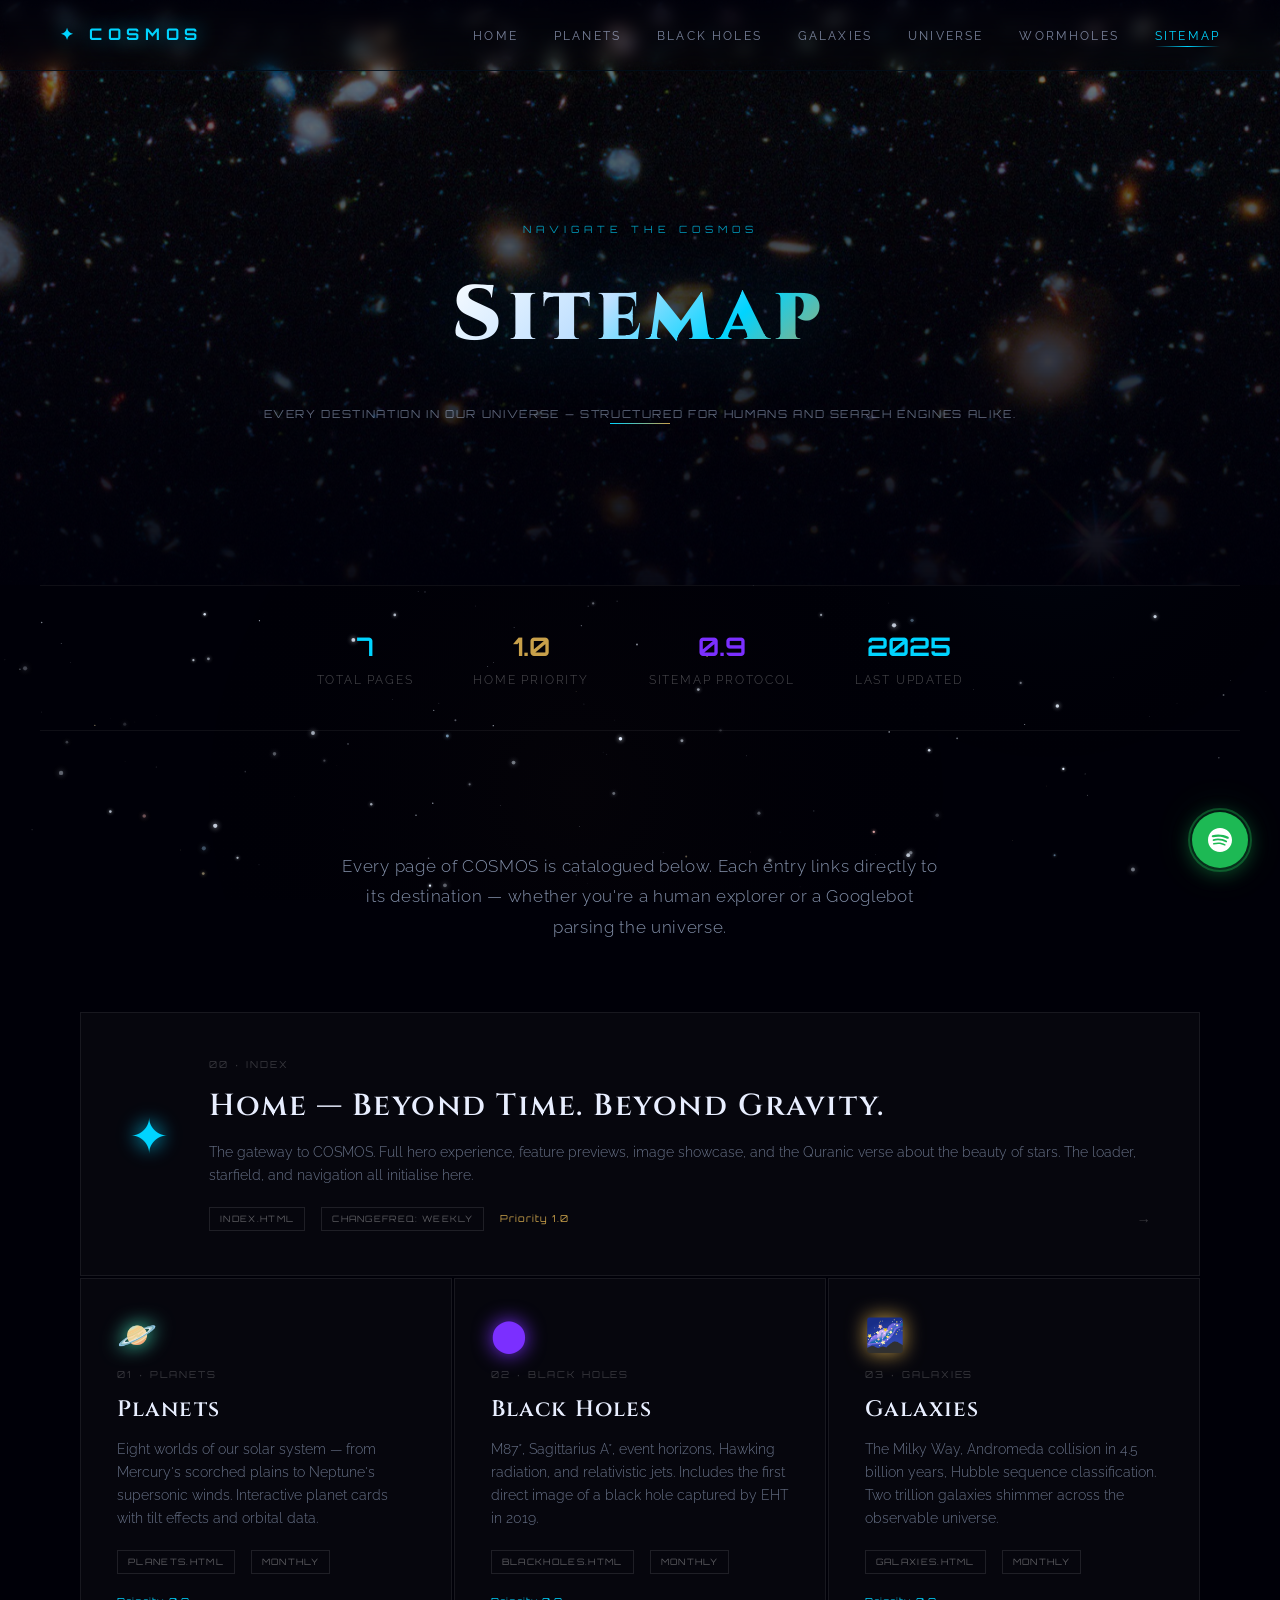
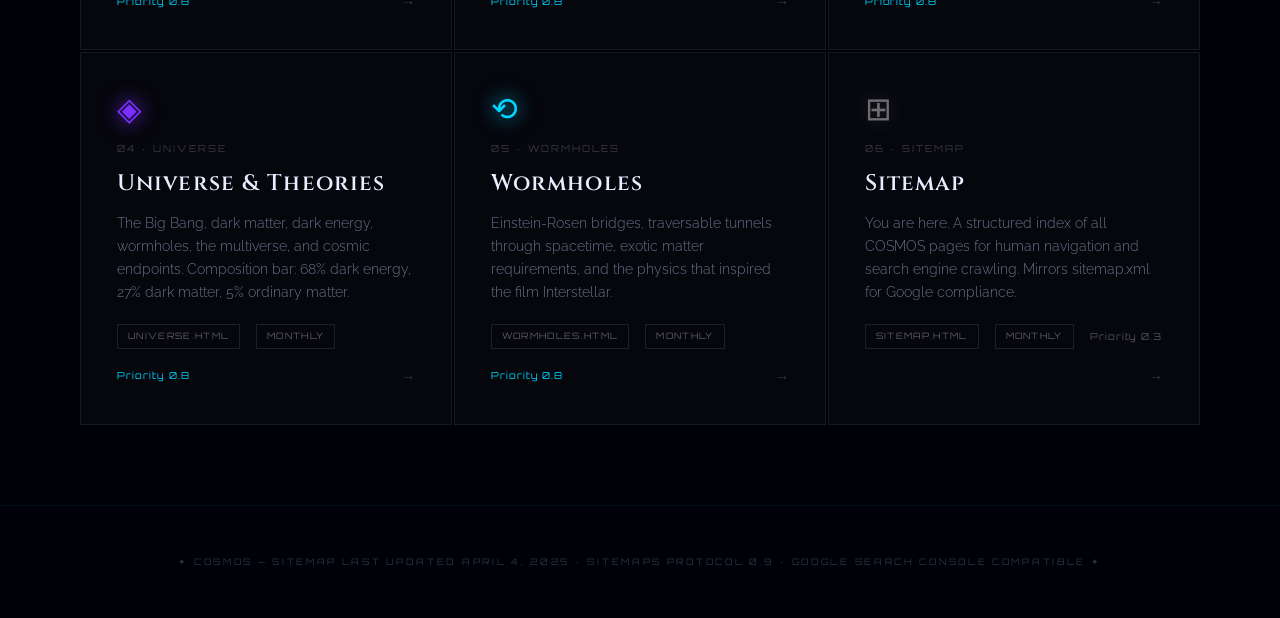
<file: sitemap.html>
<!DOCTYPE html>
<html lang="en">
<head>
  <meta charset="UTF-8">
  <meta name="viewport" content="width=device-width, initial-scale=1.0">
  <title>COSMOS — Sitemap</title>
  <link rel="preconnect" href="https://fonts.googleapis.com">
  <link href="https://fonts.googleapis.com/css2?family=Cinzel:wght@400;600;900&family=Raleway:wght@200;300;400;600&family=Orbitron:wght@400;700;900&display=swap" rel="stylesheet">
  <link rel="stylesheet" href="style.css">
  <meta name="keywords" content="Cosmos, Sitemap, Navigation, Planets, Black Holes, Galaxies, Universe, Wormholes">
  <meta name="description" content="COSMOS Sitemap — Navigate the complete universe of pages. Beyond Time. Beyond Gravity.">
  <meta name="robots" content="index, follow">
  <link rel="canonical" href="https://www.cosmos-interstellar.com/sitemap.html">
 
  <style>
    /* ═══════════════════════════════════════
       SITEMAP PAGE — Scoped Styles
       ═══════════════════════════════════════ */
 
    .sitemap-intro {
      text-align: center;
      padding: 60px 40px 20px;
      max-width: 680px;
      margin: 0 auto;
    }
 
    .sitemap-intro p {
      font-family: 'Raleway', sans-serif;
      font-weight: 300;
      font-size: 1.05rem;
      color: rgba(200, 220, 255, 0.65);
      letter-spacing: 0.04em;
      line-height: 1.8;
    }
 
    /* ── Grid ── */
    .sitemap-grid {
      display: grid;
      grid-template-columns: repeat(auto-fill, minmax(300px, 1fr));
      gap: 1.5px;
      max-width: 1200px;
      margin: 50px auto 80px;
      padding: 0 40px;
    }
 
    /* ── Cards ── */
    .sitemap-card {
      position: relative;
      background: rgba(255,255,255,0.025);
      border: 1px solid rgba(255,255,255,0.07);
      padding: 40px 36px 36px;
      cursor: pointer;
      transition: background 0.35s ease, border-color 0.35s ease, transform 0.35s cubic-bezier(0.4,0,0.2,1);
      overflow: hidden;
      text-decoration: none;
      display: block;
    }
 
    .sitemap-card::before {
      content: '';
      position: absolute;
      inset: 0;
      opacity: 0;
      transition: opacity 0.4s ease;
    }
 
    .sitemap-card:hover {
      background: rgba(255,255,255,0.055);
      border-color: rgba(0, 212, 255, 0.2);
      transform: translateY(-3px);
    }
 
    .sitemap-card:hover::before {
      opacity: 1;
    }
 
    /* Accent stripe top */
    .sitemap-card::after {
      content: '';
      position: absolute;
      top: 0; left: 0; right: 0;
      height: 2px;
      background: var(--card-accent, linear-gradient(90deg, var(--glow-cyan), var(--glow-purple)));
      opacity: 0;
      transition: opacity 0.35s ease;
    }
 
    .sitemap-card:hover::after {
      opacity: 1;
    }
 
    /* ── Card: HOME ── */
    .sitemap-card[data-page="home"] {
      --card-accent: linear-gradient(90deg, var(--glow-cyan), #4af5c8);
      grid-column: 1 / -1;
      display: flex;
      align-items: center;
      gap: 40px;
      padding: 44px 48px;
    }
 
    .sitemap-card[data-page="home"] .sm-icon {
      font-size: 3rem;
      flex-shrink: 0;
    }
 
    /* ── Glyph / Icon ── */
    .sm-icon {
      font-size: 2rem;
      margin-bottom: 16px;
      display: block;
      line-height: 1;
      filter: drop-shadow(0 0 10px currentColor);
    }
 
    /* ── Index number ── */
    .sm-index {
      font-family: 'Orbitron', monospace;
      font-size: 0.6rem;
      letter-spacing: 0.2em;
      color: rgba(255,255,255,0.2);
      margin-bottom: 10px;
      display: block;
    }
 
    /* ── Title ── */
    .sm-title {
      font-family: 'Cinzel', serif;
      font-size: 1.4rem;
      font-weight: 600;
      color: #e8eeff;
      margin: 0 0 10px;
      letter-spacing: 0.05em;
    }
 
    .sitemap-card[data-page="home"] .sm-title {
      font-size: 1.9rem;
    }
 
    /* ── Description ── */
    .sm-desc {
      font-family: 'Raleway', sans-serif;
      font-weight: 300;
      font-size: 0.85rem;
      color: rgba(200, 220, 255, 0.5);
      line-height: 1.7;
      margin: 0 0 20px;
    }
 
    /* ── Meta row ── */
    .sm-meta {
      display: flex;
      align-items: center;
      gap: 16px;
      flex-wrap: wrap;
    }
 
    .sm-tag {
      font-family: 'Orbitron', monospace;
      font-size: 0.55rem;
      letter-spacing: 0.15em;
      padding: 4px 10px;
      border: 1px solid rgba(255,255,255,0.1);
      color: rgba(255,255,255,0.35);
      text-transform: uppercase;
    }
 
    .sm-priority {
      font-family: 'Orbitron', monospace;
      font-size: 0.6rem;
      letter-spacing: 0.1em;
      color: var(--glow-cyan);
    }
 
    .sm-priority.gold { color: var(--glow-gold); }
 
    .sm-arrow {
      margin-left: auto;
      font-size: 0.9rem;
      color: rgba(255,255,255,0.2);
      transition: color 0.3s, transform 0.3s;
    }
 
    .sitemap-card:hover .sm-arrow {
      color: var(--glow-cyan);
      transform: translateX(4px);
    }
 
    /* ── XML block ── */
    .sitemap-xml-section {
      max-width: 900px;
      margin: 0 auto 100px;
      padding: 0 40px;
    }
 
    .sitemap-xml-section .full-panel-badge {
      margin-bottom: 24px;
    }
 
    .sitemap-xml-section h2 {
      font-family: 'Cinzel', serif;
      font-size: 1.5rem;
      color: #e8eeff;
      margin-bottom: 8px;
    }
 
    .sitemap-xml-section p {
      font-family: 'Raleway', sans-serif;
      font-weight: 300;
      font-size: 0.9rem;
      color: rgba(200,220,255,0.5);
      margin-bottom: 28px;
      line-height: 1.7;
    }
 
    .xml-block {
      background: rgba(0, 212, 255, 0.03);
      border: 1px solid rgba(0, 212, 255, 0.12);
      border-left: 3px solid var(--glow-cyan);
      padding: 28px 32px;
      font-family: 'Courier New', monospace;
      font-size: 0.75rem;
      color: rgba(200, 240, 255, 0.65);
      line-height: 1.9;
      overflow-x: auto;
      position: relative;
    }
 
    .xml-block .xml-tag { color: rgba(0, 212, 255, 0.8); }
    .xml-block .xml-attr { color: rgba(200, 160, 74, 0.85); }
    .xml-block .xml-val  { color: rgba(100, 255, 180, 0.8); }
    .xml-block .xml-comment { color: rgba(255,255,255,0.25); font-style: italic; }
 
    .xml-copy-btn {
      position: absolute;
      top: 16px; right: 16px;
      font-family: 'Orbitron', monospace;
      font-size: 0.55rem;
      letter-spacing: 0.15em;
      padding: 6px 14px;
      border: 1px solid rgba(0,212,255,0.3);
      background: transparent;
      color: var(--glow-cyan);
      cursor: pointer;
      transition: all 0.3s;
    }
 
    .xml-copy-btn:hover {
      background: rgba(0,212,255,0.1);
    }
 
    /* ── Stats strip ── */
    .sitemap-stats {
      display: flex;
      justify-content: center;
      gap: 60px;
      padding: 40px 0;
      border-top: 1px solid rgba(255,255,255,0.06);
      border-bottom: 1px solid rgba(255,255,255,0.06);
      margin: 0 40px 60px;
    }
 
    .sitemap-stat {
      text-align: center;
    }
 
    .sitemap-stat-num {
      font-family: 'Orbitron', monospace;
      font-size: 1.6rem;
      font-weight: 700;
      color: var(--glow-cyan);
      display: block;
    }
 
    .sitemap-stat-label {
      font-family: 'Raleway', sans-serif;
      font-weight: 300;
      font-size: 0.75rem;
      letter-spacing: 0.15em;
      color: rgba(255,255,255,0.3);
      text-transform: uppercase;
      display: block;
      margin-top: 4px;
    }
 
    /* ── Responsive ── */
    @media (max-width: 768px) {
      .sitemap-grid {
        grid-template-columns: 1fr;
        padding: 0 20px;
        gap: 1px;
      }
      .sitemap-card[data-page="home"] {
        flex-direction: column;
        gap: 20px;
        padding: 36px 28px;
      }
      .sitemap-xml-section { padding: 0 20px; }
      .sitemap-stats { gap: 30px; flex-wrap: wrap; padding: 30px 20px; margin: 0 20px 40px; }
      .sitemap-intro { padding: 40px 24px 10px; }
    }
  </style>
</head>
<body data-page="sitemap">
 
<!-- CUSTOM CURSOR -->
<div class="cursor" id="cursor"></div>
<div class="cursor-ring" id="cursorRing"></div>
 
<!-- STARFIELD -->
<canvas id="starfield"></canvas>
 
<!-- NAVIGATION -->
<nav id="mainNav">
  <a href="index.html" class="nav-logo" data-page="home">✦ COSMOS</a>
  <button class="nav-hamburger" id="navHamburger" aria-label="Menu">
    <span></span><span></span><span></span>
  </button>
  <ul class="nav-links" id="navLinks">
    <li><a href="index.html" data-page="home">Home</a></li>
    <li><a href="planets.html" data-page="planets">Planets</a></li>
    <li><a href="blackholes.html" data-page="blackholes">Black Holes</a></li>
    <li><a href="galaxies.html" data-page="galaxies">Galaxies</a></li>
    <li><a href="universe.html" data-page="universe">Universe</a></li>
    <li><a href="wormholes.html" data-page="wormholes">Wormholes</a></li>
    <li><a href="sitemap.html" data-page="sitemap" class="active">Sitemap</a></li>
  </ul>
</nav>
 
<!-- SITEMAP PAGE -->
<div id="page-sitemap" class="page active">
 
  <!-- HERO -->
  <section class="page-hero">
    <div class="page-hero-bg parallax-bg" style="background-image: url('images/background-image.jpg');"></div>
    <div class="page-hero-overlay" style="background: linear-gradient(to bottom, rgba(0,0,10,0.5), rgba(0,0,10,0.96));"></div>
    <p class="page-subtitle anim-fade-up" style="--delay:0.2s">Navigate the Cosmos</p>
    <h1 class="page-title anim-fade-up" style="--delay:0.4s">Sitemap</h1>
    <p class="page-hero-caption anim-fade-up" style="--delay:0.6s">Every destination in our universe — structured for humans and search engines alike.</p>
    <div class="page-divider anim-fade-up" style="--delay:0.8s"></div>
  </section>
 
  <!-- STATS -->
  <div class="sitemap-stats reveal">
    <div class="sitemap-stat">
      <span class="sitemap-stat-num">7</span>
      <span class="sitemap-stat-label">Total Pages</span>
    </div>
    <div class="sitemap-stat">
      <span class="sitemap-stat-num" style="color: var(--glow-gold);">1.0</span>
      <span class="sitemap-stat-label">Home Priority</span>
    </div>
    <div class="sitemap-stat">
      <span class="sitemap-stat-num" style="color: var(--glow-purple);">0.9</span>
      <span class="sitemap-stat-label">Sitemap Protocol</span>
    </div>
    <div class="sitemap-stat">
      <span class="sitemap-stat-num">2025</span>
      <span class="sitemap-stat-label">Last Updated</span>
    </div>
  </div>
 
  <!-- INTRO -->
  <div class="sitemap-intro reveal">
    <p>Every page of COSMOS is catalogued below. Each entry links directly to its destination — whether you're a human explorer or a Googlebot parsing the universe.</p>
  </div>
 
  <!-- PAGE CARDS GRID -->
  <div class="sitemap-grid">
 
    <!-- HOME — spans full width, highest priority -->
    <a href="index.html" class="sitemap-card reveal" data-page="home">
      <div>
        <span class="sm-icon" style="color: var(--glow-cyan);">✦</span>
      </div>
      <div style="flex: 1;">
        <span class="sm-index">00 · INDEX</span>
        <h2 class="sm-title">Home — Beyond Time. Beyond Gravity.</h2>
        <p class="sm-desc">The gateway to COSMOS. Full hero experience, feature previews, image showcase, and the Quranic verse about the beauty of stars. The loader, starfield, and navigation all initialise here.</p>
        <div class="sm-meta">
          <span class="sm-tag">index.html</span>
          <span class="sm-tag">changefreq: weekly</span>
          <span class="sm-priority gold">Priority 1.0</span>
          <span class="sm-arrow">→</span>
        </div>
      </div>
    </a>
 
    <!-- PLANETS -->
    <a href="planets.html" class="sitemap-card reveal" data-page="planets" style="--card-accent: linear-gradient(90deg, #4af5c8, var(--glow-cyan));">
      <span class="sm-icon" style="color: #4af5c8;">🪐</span>
      <span class="sm-index">01 · PLANETS</span>
      <h2 class="sm-title">Planets</h2>
      <p class="sm-desc">Eight worlds of our solar system — from Mercury's scorched plains to Neptune's supersonic winds. Interactive planet cards with tilt effects and orbital data.</p>
      <div class="sm-meta">
        <span class="sm-tag">planets.html</span>
        <span class="sm-tag">monthly</span>
        <span class="sm-priority">Priority 0.8</span>
        <span class="sm-arrow">→</span>
      </div>
    </a>
 
    <!-- BLACK HOLES -->
    <a href="blackholes.html" class="sitemap-card reveal" data-page="blackholes" style="--card-accent: linear-gradient(90deg, var(--glow-purple), #ff4af5);">
      <span class="sm-icon" style="color: var(--glow-purple);">⬤</span>
      <span class="sm-index">02 · BLACK HOLES</span>
      <h2 class="sm-title">Black Holes</h2>
      <p class="sm-desc">M87*, Sagittarius A*, event horizons, Hawking radiation, and relativistic jets. Includes the first direct image of a black hole captured by EHT in 2019.</p>
      <div class="sm-meta">
        <span class="sm-tag">blackholes.html</span>
        <span class="sm-tag">monthly</span>
        <span class="sm-priority">Priority 0.8</span>
        <span class="sm-arrow">→</span>
      </div>
    </a>
 
    <!-- GALAXIES -->
    <a href="galaxies.html" class="sitemap-card reveal" data-page="galaxies" style="--card-accent: linear-gradient(90deg, var(--glow-gold), #ffb84a);">
      <span class="sm-icon" style="color: var(--glow-gold);">🌌</span>
      <span class="sm-index">03 · GALAXIES</span>
      <h2 class="sm-title">Galaxies</h2>
      <p class="sm-desc">The Milky Way, Andromeda collision in 4.5 billion years, Hubble sequence classification. Two trillion galaxies shimmer across the observable universe.</p>
      <div class="sm-meta">
        <span class="sm-tag">galaxies.html</span>
        <span class="sm-tag">monthly</span>
        <span class="sm-priority">Priority 0.8</span>
        <span class="sm-arrow">→</span>
      </div>
    </a>
 
    <!-- UNIVERSE -->
    <a href="universe.html" class="sitemap-card reveal" data-page="universe" style="--card-accent: linear-gradient(90deg, #7b2fff, var(--glow-cyan));">
      <span class="sm-icon" style="color: #7b2fff;">◈</span>
      <span class="sm-index">04 · UNIVERSE</span>
      <h2 class="sm-title">Universe &amp; Theories</h2>
      <p class="sm-desc">The Big Bang, dark matter, dark energy, wormholes, the multiverse, and cosmic endpoints. Composition bar: 68% dark energy, 27% dark matter, 5% ordinary matter.</p>
      <div class="sm-meta">
        <span class="sm-tag">universe.html</span>
        <span class="sm-tag">monthly</span>
        <span class="sm-priority">Priority 0.8</span>
        <span class="sm-arrow">→</span>
      </div>
    </a>
 
    <!-- WORMHOLES -->
    <a href="wormholes.html" class="sitemap-card reveal" data-page="wormholes" style="--card-accent: linear-gradient(90deg, var(--glow-cyan), #2fffb4);">
      <span class="sm-icon" style="color: var(--glow-cyan);">⟲</span>
      <span class="sm-index">05 · WORMHOLES</span>
      <h2 class="sm-title">Wormholes</h2>
      <p class="sm-desc">Einstein-Rosen bridges, traversable tunnels through spacetime, exotic matter requirements, and the physics that inspired the film Interstellar.</p>
      <div class="sm-meta">
        <span class="sm-tag">wormholes.html</span>
        <span class="sm-tag">monthly</span>
        <span class="sm-priority">Priority 0.8</span>
        <span class="sm-arrow">→</span>
      </div>
    </a>
 
    <!-- SITEMAP ITSELF -->
    <a href="sitemap.html" class="sitemap-card reveal" data-page="sitemap" style="--card-accent: linear-gradient(90deg, rgba(255,255,255,0.2), rgba(255,255,255,0.05));">
      <span class="sm-icon" style="color: rgba(255,255,255,0.4);">⊞</span>
      <span class="sm-index">06 · SITEMAP</span>
      <h2 class="sm-title">Sitemap</h2>
      <p class="sm-desc">You are here. A structured index of all COSMOS pages for human navigation and search engine crawling. Mirrors sitemap.xml for Google compliance.</p>
      <div class="sm-meta">
        <span class="sm-tag">sitemap.html</span>
        <span class="sm-tag">monthly</span>
        <span class="sm-priority" style="color: rgba(255,255,255,0.3);">Priority 0.3</span>
        <span class="sm-arrow">→</span>
      </div>
    </a>
 
  </div>
 
  <footer>
    <p>✦ COSMOS — Sitemap last updated April 4, 2025 · Sitemaps Protocol 0.9 · Google Search Console compatible ✦</p>
  </footer>
</div>
 
<!-- SPOTIFY WIDGET -->
<div class="spotify-widget">
  <div class="spotify-player" id="spotifyPlayer">
    <div class="spotify-header">
      <svg width="20" height="20" viewBox="0 0 24 24" fill="#1DB954"><path d="M12 0C5.4 0 0 5.4 0 12s5.4 12 12 12 12-5.4 12-12S18.66 0 12 0zm5.521 17.34c-.24.359-.66.48-1.021.24-2.82-1.74-6.36-2.101-10.561-1.141-.418.122-.779-.179-.899-.539-.12-.421.18-.78.54-.9 4.56-1.021 8.52-.6 11.64 1.32.42.18.479.659.301 1.02zm1.44-3.3c-.301.42-.841.6-1.262.3-3.239-1.98-8.159-2.58-11.939-1.38-.479.12-1.02-.12-1.14-.6-.12-.48.12-1.021.6-1.141C9.6 9.9 15 10.561 18.72 12.84c.361.181.54.78.241 1.2zm.12-3.36C15.24 8.4 8.82 8.16 5.16 9.301c-.6.179-1.2-.181-1.38-.721-.18-.601.18-1.2.72-1.381 4.26-1.26 11.28-1.02 15.721 1.621.539.3.719 1.02.419 1.56-.299.421-1.02.599-1.559.3z"/></svg>
      <span>Now Playing</span>
      <button class="spotify-close" onclick="toggleSpotify()">✕</button>
    </div>
    <iframe data-testid="embed-iframe" style="border-radius:12px" src="https://open.spotify.com/embed/track/5aaXqH8rgKZxg61HjECldi?utm_source=generator" width="100%" height="352" frameBorder="0" allowfullscreen="" allow="autoplay; clipboard-write; encrypted-media; fullscreen; picture-in-picture" loading="lazy"></iframe>
    <div class="spotify-track-info">
      <p class="track-name">No Time For Caution</p>
      <p class="track-artist">Hans Zimmer — Interstellar OST</p>
    </div>
  </div>
  <div class="spotify-tooltip">🎵 Play Interstellar OST</div>
  <button class="spotify-btn" id="spotifyBtn" onclick="toggleSpotify()" aria-label="Toggle music player">
    <svg viewBox="0 0 24 24" xmlns="http://www.w3.org/2000/svg">
      <path d="M12 0C5.4 0 0 5.4 0 12s5.4 12 12 12 12-5.4 12-12S18.66 0 12 0zm5.521 17.34c-.24.359-.66.48-1.021.24-2.82-1.74-6.36-2.101-10.561-1.141-.418.122-.779-.179-.899-.539-.12-.421.18-.78.54-.9 4.56-1.021 8.52-.6 11.64 1.32.42.18.479.659.301 1.02zm1.44-3.3c-.301.42-.841.6-1.262.3-3.239-1.98-8.159-2.58-11.939-1.38-.479.12-1.02-.12-1.14-.6-.12-.48.12-1.021.6-1.141C9.6 9.9 15 10.561 18.72 12.84c.361.181.54.78.241 1.2zm.12-3.36C15.24 8.4 8.82 8.16 5.16 9.301c-.6.179-1.2-.181-1.38-.721-.18-.601.18-1.2.72-1.381 4.26-1.26 11.28-1.02 15.721 1.621.539.3.719 1.02.419 1.56-.299.421-1.02.599-1.559.3z"/>
    </svg>
    <span class="spotify-pulse"></span>
  </button>
</div>
 
<script src="script.js"></script>
</file>
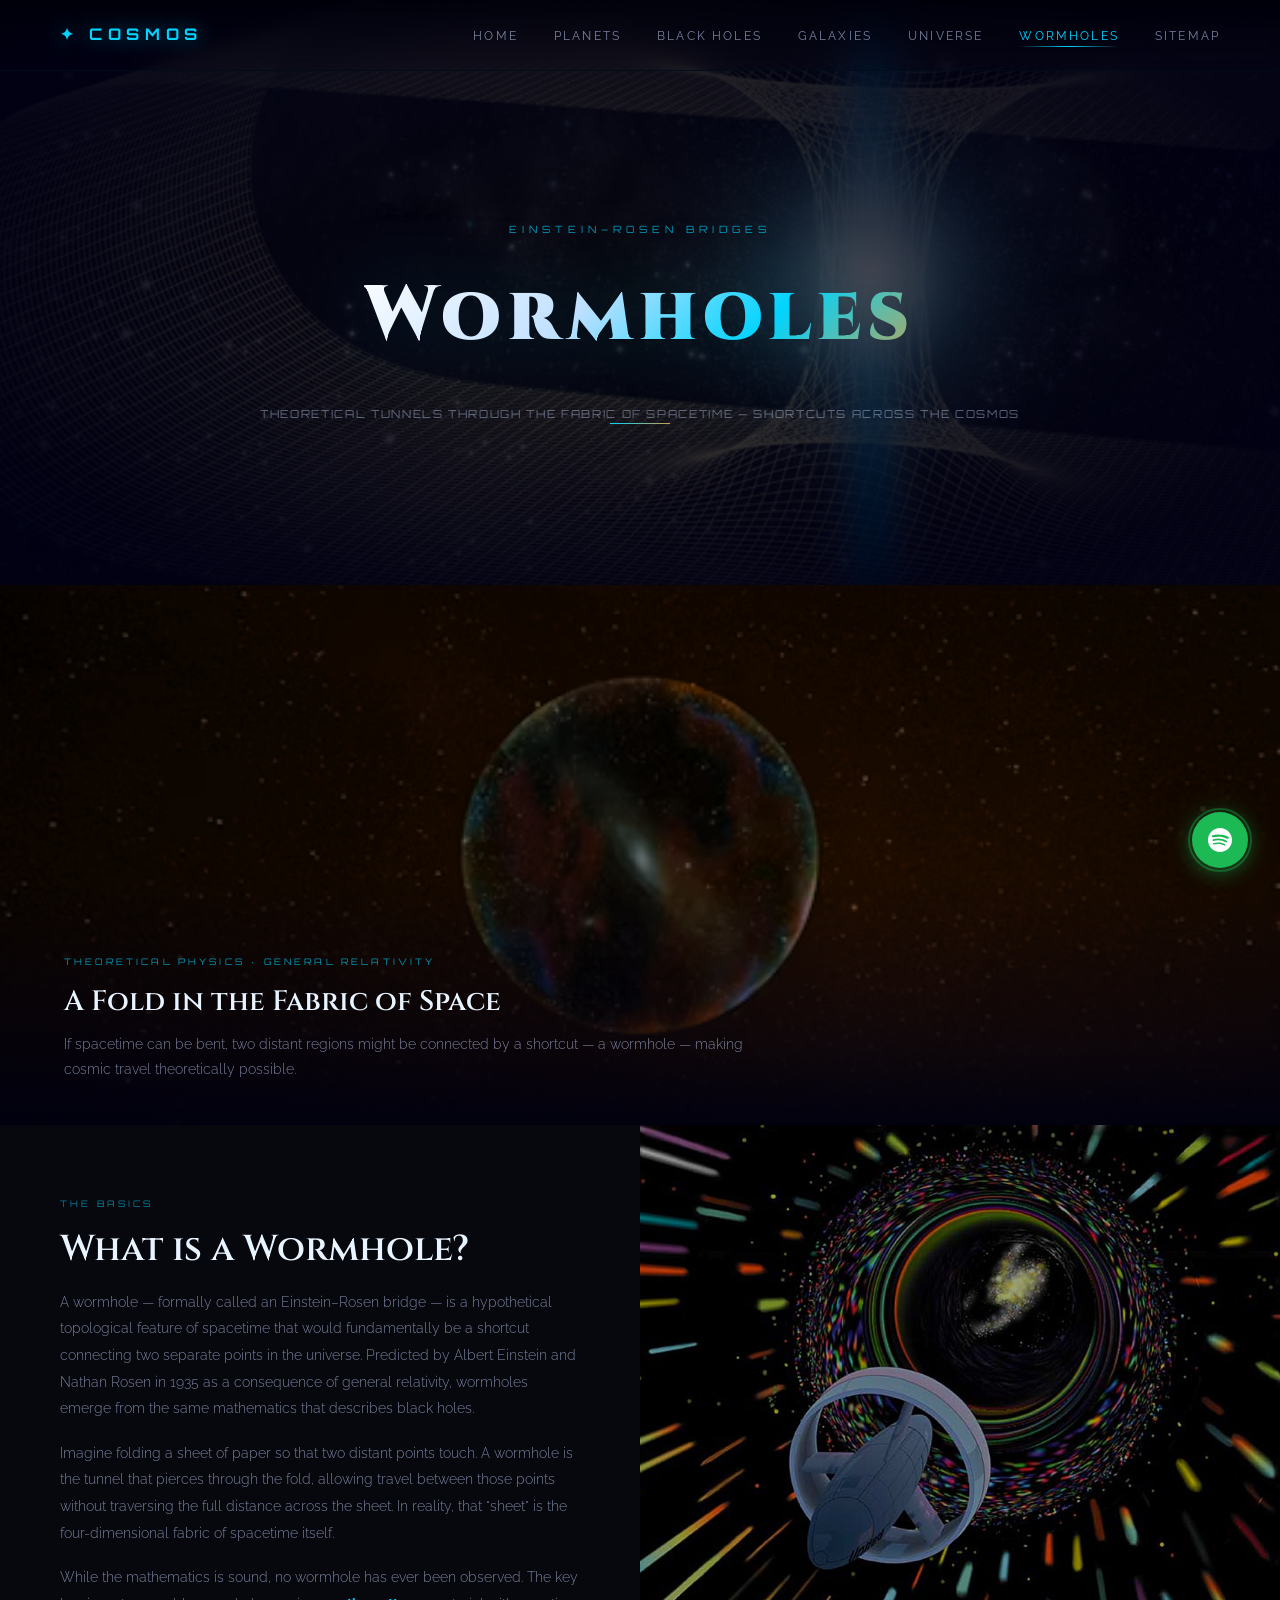
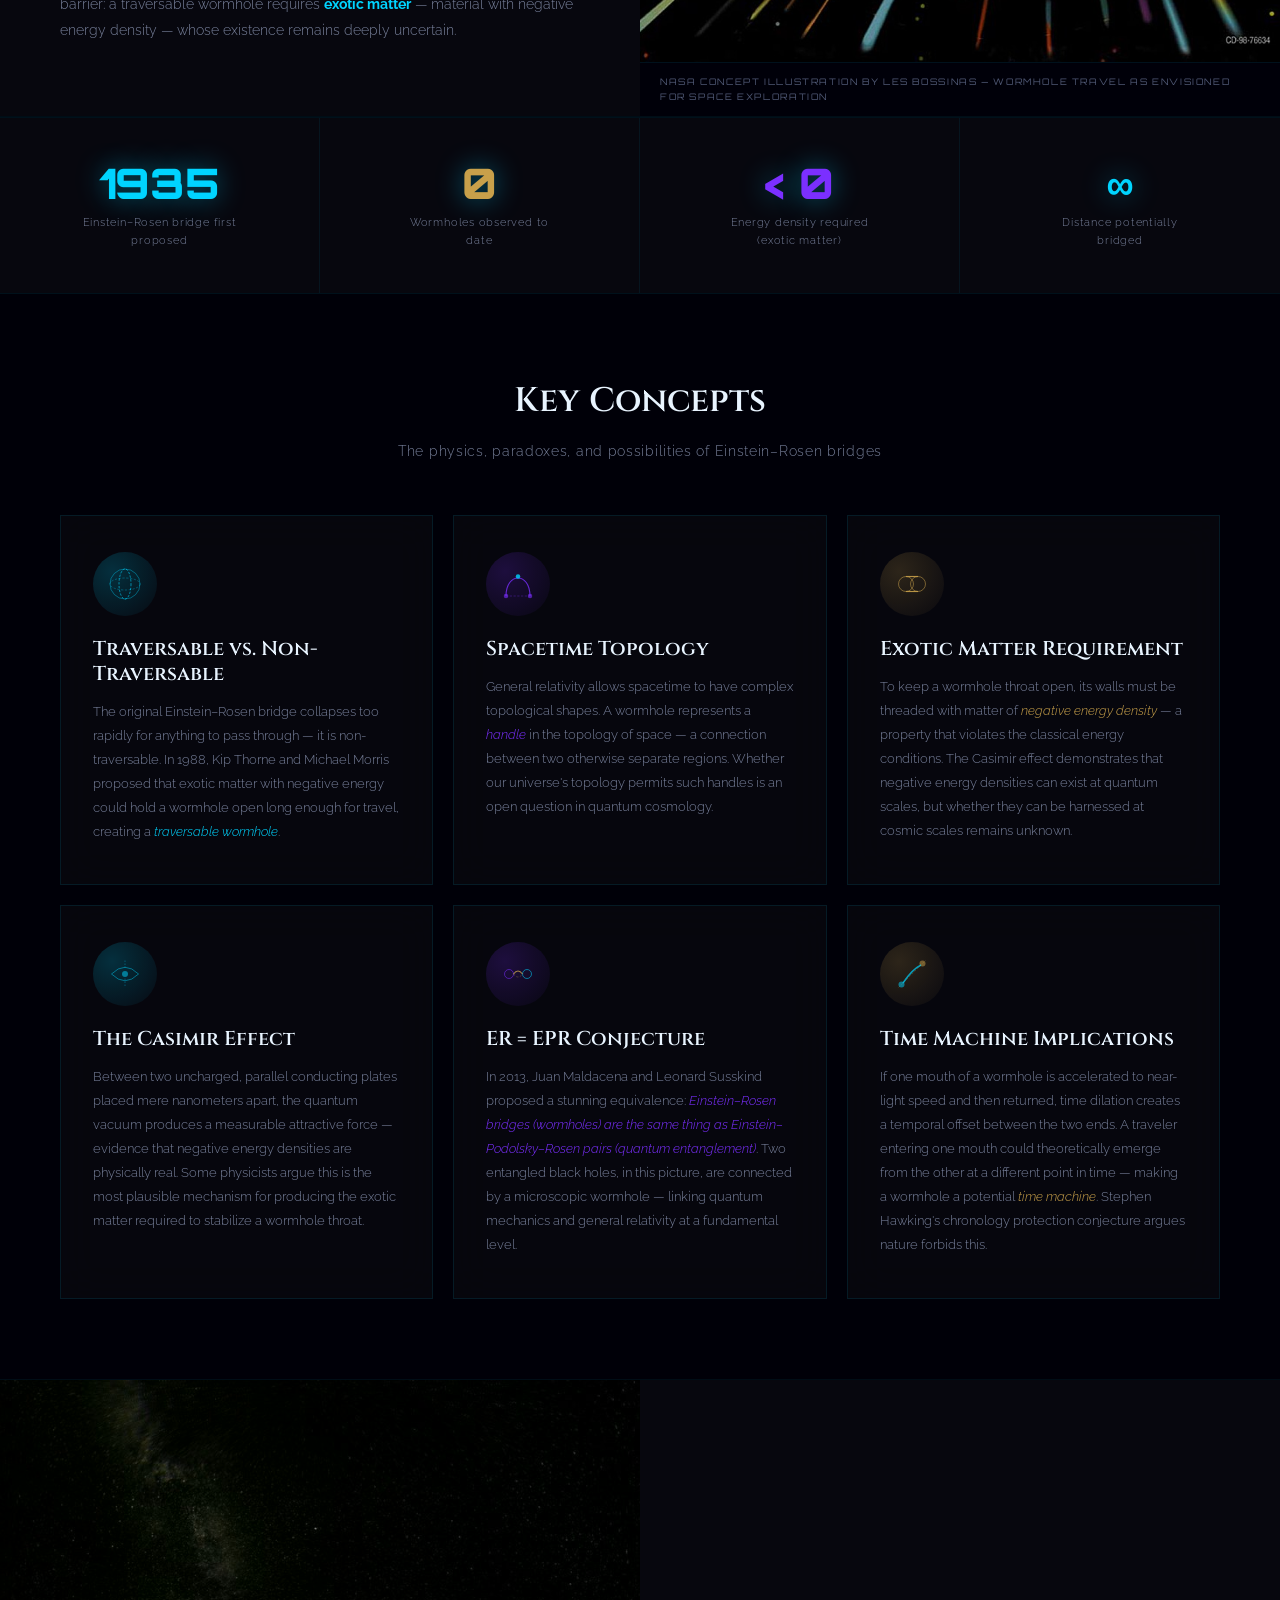
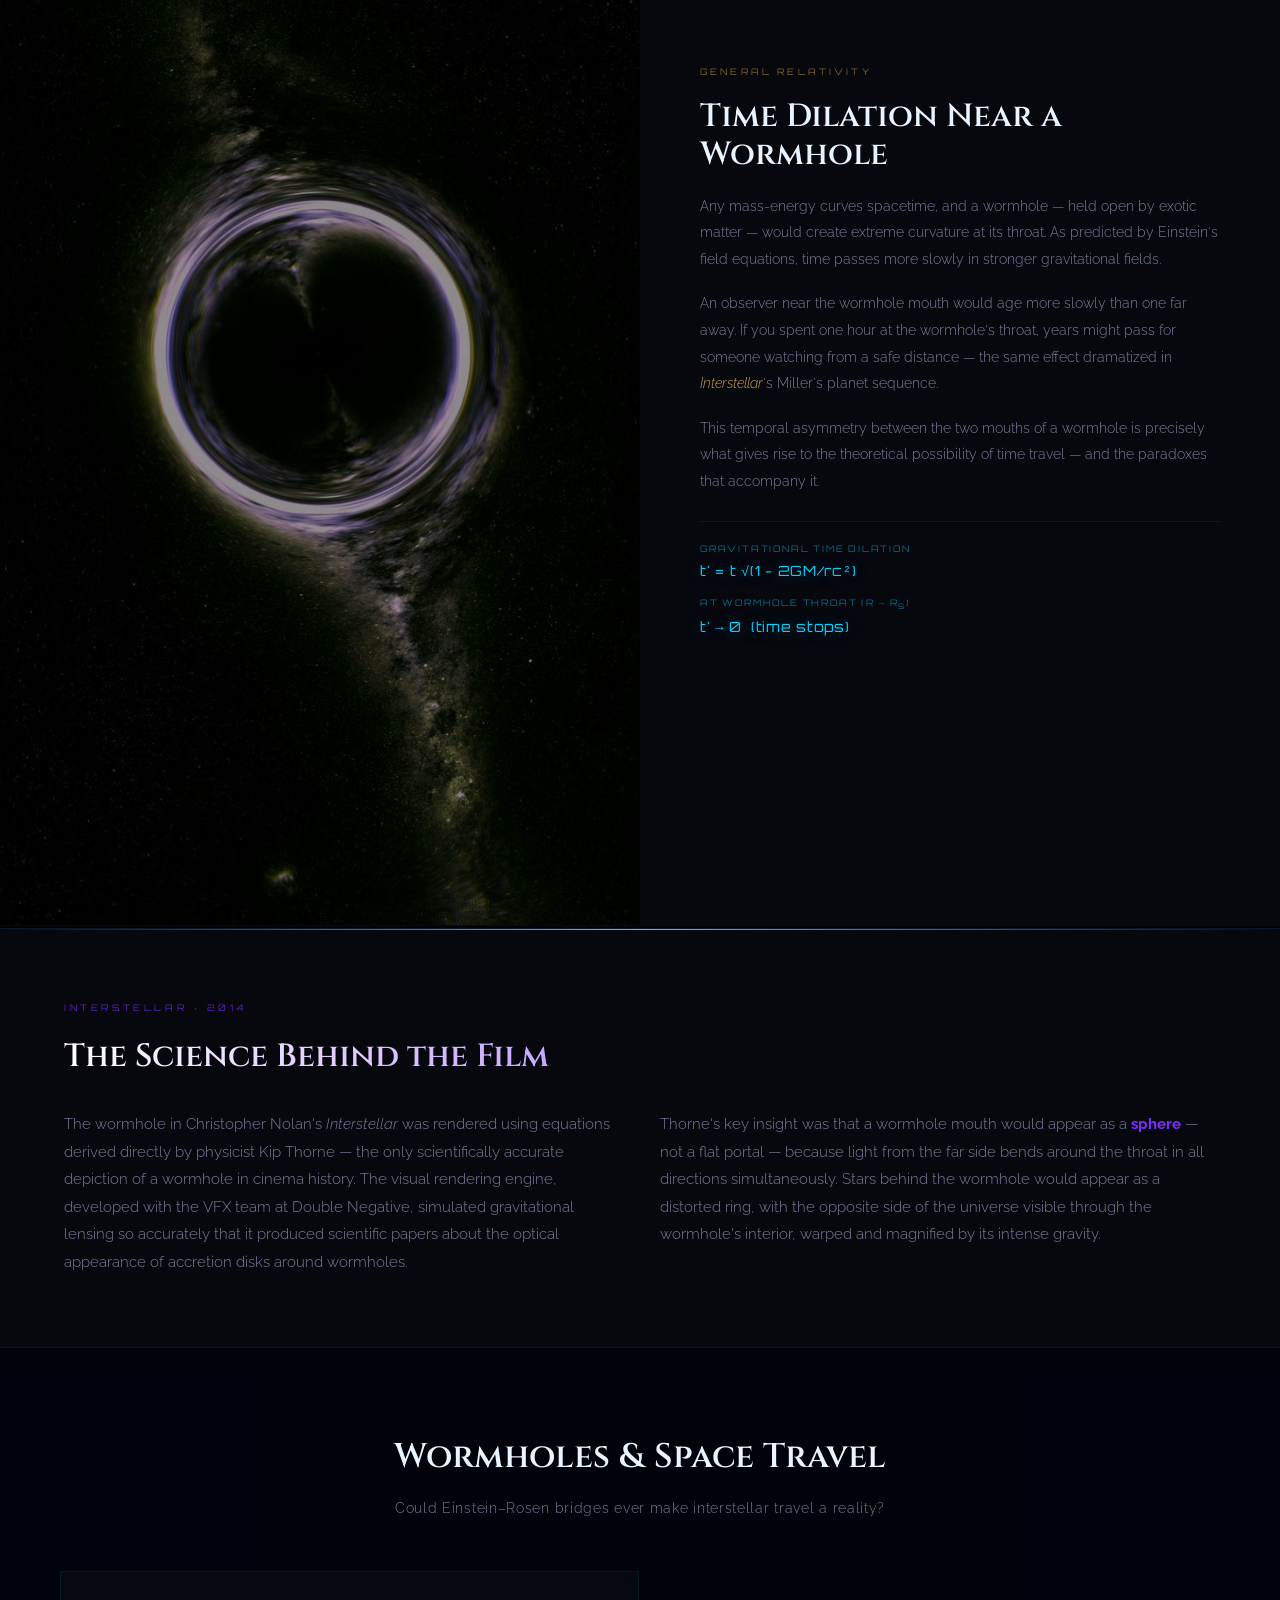
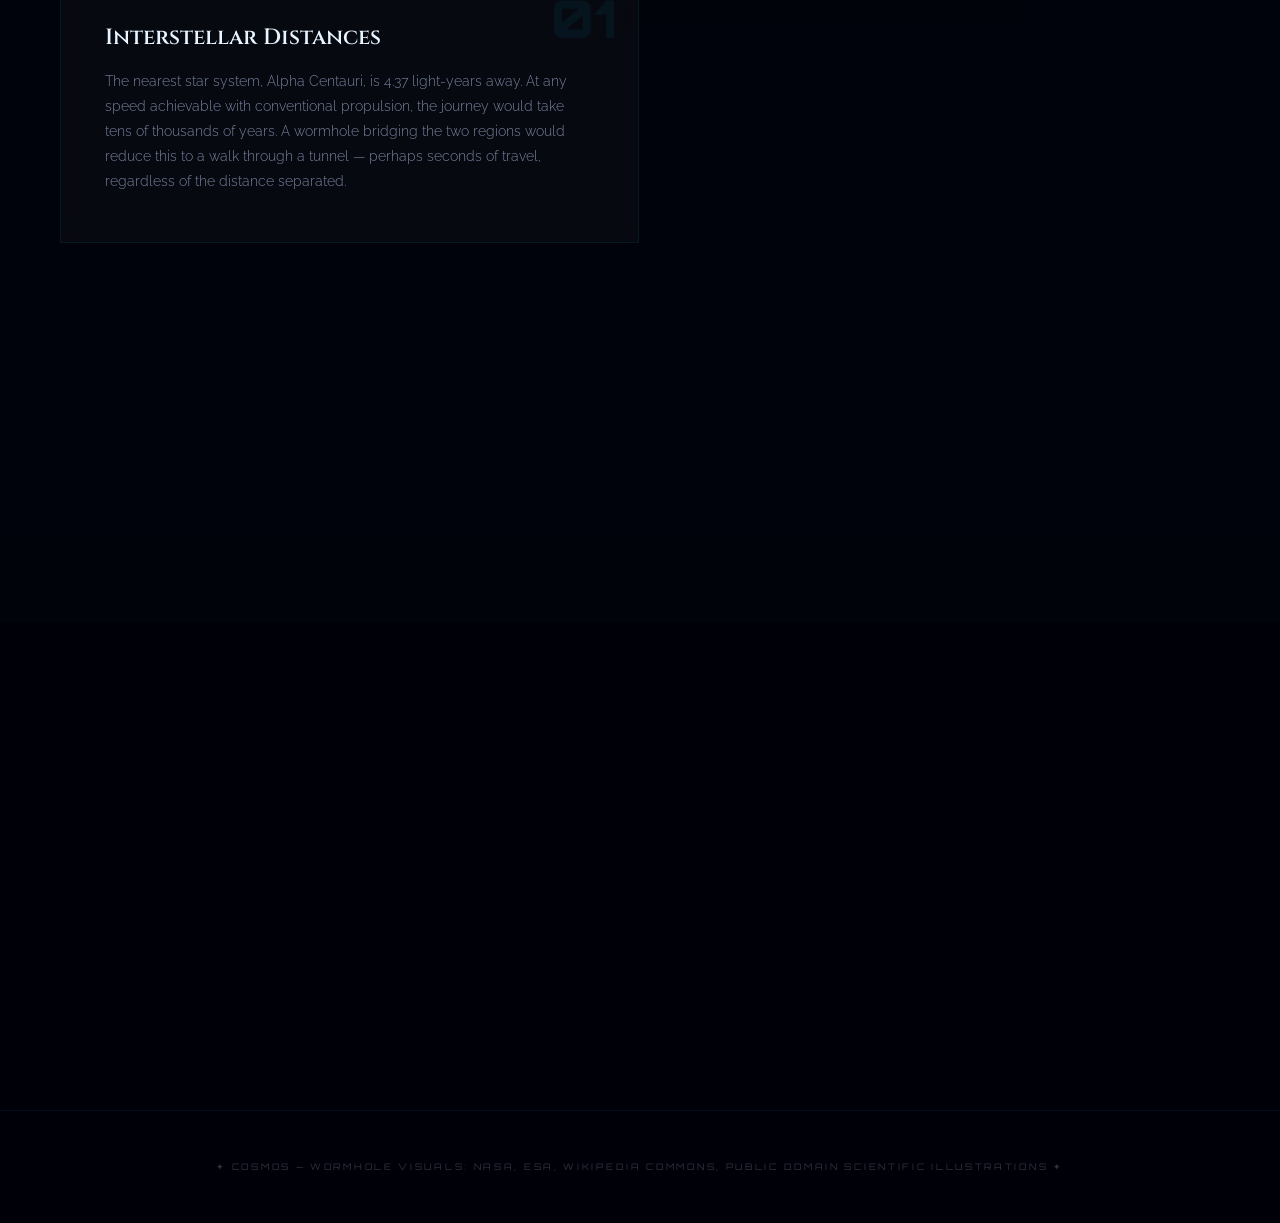
<file: wormholes.html>
<!DOCTYPE html>
<html lang="en">
<head>
  <meta charset="UTF-8">
  <meta name="viewport" content="width=device-width, initial-scale=1.0">
  <title>COSMOS — Wormholes</title>
  <link rel="preconnect" href="https://fonts.googleapis.com">
  <link href="https://fonts.googleapis.com/css2?family=Cinzel:wght@400;600;900&family=Raleway:wght@200;300;400;600&family=Orbitron:wght@400;700;900&display=swap" rel="stylesheet">
  <link rel="stylesheet" href="style.css">
  <meta name="keywords" content="Cosmos, cosmos, Wormholes, Universe, Blackholes">
  <meta name="description" content="Beyond Time Beyond Gravity">
</head>
<body data-page="wormholes">

<!-- LOADING SCREEN
<div id="loader">
  <div class="loader-spinner"></div>
  <p class="loader-eyebrow">✦ NASA · ESA · HUBBLE ✦</p>
  <h1 class="loader-title">COSMOS</h1>
  <p class="loader-tagline">Entering The Cosmos…</p>
</div> -->

<!-- CUSTOM CURSOR -->
<div class="cursor" id="cursor"></div>
<div class="cursor-ring" id="cursorRing"></div>

<!-- STARFIELD -->
<canvas id="starfield"></canvas>

<!-- NAVIGATION -->
<nav id="mainNav">
  <a href="index.html" class="nav-logo" data-page="home">✦ COSMOS</a>
  <button class="nav-hamburger" id="navHamburger" aria-label="Menu">
    <span></span><span></span><span></span>
  </button>
  <ul class="nav-links" id="navLinks">
    <li><a href="index.html" data-page="home">Home</a></li>
    <li><a href="planets.html" data-page="planets">Planets</a></li>
    <li><a href="blackholes.html" data-page="blackholes">Black Holes</a></li>
    <li><a href="galaxies.html" data-page="galaxies">Galaxies</a></li>
    <li><a href="universe.html" data-page="universe">Universe</a></li>
    <li><a href="wormholes.html" data-page="wormholes">Wormholes</a></li>
    <li><a href="sitemap.html" data-page="sitemap">Sitemap</a></li>
  </ul>
</nav>

<!-- WORMHOLES PAGE -->
<div id="page-wormholes" class="page active">

  <section class="page-hero wh-hero">
    <div class="page-hero-bg parallax-bg" style="background-image: url('images/wormhole-background.jpg'); filter: hue-rotate(200deg) brightness(0.55) saturate(1.4);"></div>
    <div class="page-hero-overlay" style="background: radial-gradient(ellipse at center, rgba(0,0,20,0.35) 0%, rgba(0,0,20,0.92) 80%);"></div>
    <p class="page-subtitle anim-fade-up" style="--delay:0.2s">Einstein–Rosen Bridges</p>
    <h1 class="page-title anim-fade-up" style="--delay:0.4s">Wormholes</h1>
    <p class="page-hero-caption anim-fade-up" style="--delay:0.6s">Theoretical tunnels through the fabric of spacetime — shortcuts across the cosmos</p>
    <div class="page-divider anim-fade-up" style="--delay:0.8s"></div>
  </section>

  <div class="wh-opening-image reveal">
    <img src="images/wormhole.avif" alt="Wormhole spacetime tunnel visualisation" loading="lazy">
    <div class="wh-opening-caption">
      <span class="caption-tag">THEORETICAL PHYSICS · GENERAL RELATIVITY</span>
      <h3>A Fold in the Fabric of Space</h3>
      <p>If spacetime can be bent, two distant regions might be connected by a shortcut — a wormhole — making cosmic travel theoretically possible.</p>
    </div>
  </div>

  <div class="wh-two-col reveal">
    <div class="wh-text-panel">
      <div class="info-tag">THE BASICS</div>
      <h2>What is a Wormhole?</h2>
      <p>A wormhole — formally called an Einstein–Rosen bridge — is a hypothetical topological feature of spacetime that would fundamentally be a shortcut connecting two separate points in the universe. Predicted by Albert Einstein and Nathan Rosen in 1935 as a consequence of general relativity, wormholes emerge from the same mathematics that describes black holes.</p>
      <p>Imagine folding a sheet of paper so that two distant points touch. A wormhole is the tunnel that pierces through the fold, allowing travel between those points without traversing the full distance across the sheet. In reality, that "sheet" is the four-dimensional fabric of spacetime itself.</p>
      <p>While the mathematics is sound, no wormhole has ever been observed. The key barrier: a traversable wormhole requires <strong style="color:var(--glow-cyan)">exotic matter</strong> — material with negative energy density — whose existence remains deeply uncertain.</p>
    </div>
    <div class="wh-image-panel">
      <img src="images/Wormhole_travel.jpg" alt="Wormhole travel — NASA concept art by Les Bossinas" loading="lazy">
      <p class="wh-img-caption">NASA concept illustration by Les Bossinas — wormhole travel as envisioned for space exploration</p>
    </div>
  </div>

  <div class="wh-stats-strip">
    <div class="wh-stat-item reveal">
      <span class="wh-stat-num">1935</span>
      <span class="wh-stat-label">Einstein–Rosen bridge first proposed</span>
    </div>
    <div class="wh-stat-item reveal">
      <span class="wh-stat-num" style="color:var(--glow-gold)">0</span>
      <span class="wh-stat-label">Wormholes observed to date</span>
    </div>
    <div class="wh-stat-item reveal">
      <span class="wh-stat-num" style="color:var(--glow-purple)">&lt; 0</span>
      <span class="wh-stat-label">Energy density required (exotic matter)</span>
    </div>
    <div class="wh-stat-item reveal">
      <span class="wh-stat-num">∞</span>
      <span class="wh-stat-label">Distance potentially bridged</span>
    </div>
  </div>

  <section class="wh-cards-section">
    <div class="wh-section-header reveal">
      <h2>Key Concepts</h2>
      <p>The physics, paradoxes, and possibilities of Einstein–Rosen bridges</p>
    </div>

    <div class="wh-cards-grid">

      <div class="wh-glass-card reveal">
        <div class="wh-card-icon" style="background: radial-gradient(circle at 30% 30%, rgba(0,212,255,0.2), rgba(0,212,255,0.02));">
          <svg viewBox="0 0 48 48" fill="none" xmlns="http://www.w3.org/2000/svg">
            <circle cx="24" cy="24" r="20" stroke="rgba(0,212,255,0.5)" stroke-width="1"/>
            <ellipse cx="24" cy="24" rx="8" ry="20" stroke="rgba(0,212,255,0.8)" stroke-width="1" stroke-dasharray="3 2"/>
            <ellipse cx="24" cy="24" rx="20" ry="8" stroke="rgba(0,212,255,0.4)" stroke-width="1" stroke-dasharray="3 2"/>
          </svg>
        </div>
        <h3>Traversable vs. Non-Traversable</h3>
        <p>The original Einstein–Rosen bridge collapses too rapidly for anything to pass through — it is non-traversable. In 1988, Kip Thorne and Michael Morris proposed that exotic matter with negative energy could hold a wormhole open long enough for travel, creating a <em style="color:var(--glow-cyan)">traversable wormhole</em>.</p>
      </div>

      <div class="wh-glass-card reveal">
        <div class="wh-card-icon" style="background: radial-gradient(circle at 30% 30%, rgba(123,47,255,0.2), rgba(123,47,255,0.02));">
          <svg viewBox="0 0 48 48" fill="none" xmlns="http://www.w3.org/2000/svg">
            <path d="M8 40 C 8 8, 40 8, 40 40" stroke="rgba(123,47,255,0.8)" stroke-width="1.5" fill="none"/>
            <line x1="8" y1="40" x2="40" y2="40" stroke="rgba(123,47,255,0.4)" stroke-width="1" stroke-dasharray="3 2"/>
            <circle cx="8" cy="40" r="3" fill="rgba(123,47,255,0.6)"/>
            <circle cx="40" cy="40" r="3" fill="rgba(123,47,255,0.6)"/>
            <circle cx="24" cy="14" r="3" fill="rgba(0,212,255,0.8)"/>
          </svg>
        </div>
        <h3>Spacetime Topology</h3>
        <p>General relativity allows spacetime to have complex topological shapes. A wormhole represents a <em style="color:var(--glow-purple)">handle</em> in the topology of space — a connection between two otherwise separate regions. Whether our universe's topology permits such handles is an open question in quantum cosmology.</p>
      </div>

      <div class="wh-glass-card reveal">
        <div class="wh-card-icon" style="background: radial-gradient(circle at 30% 30%, rgba(200,160,74,0.2), rgba(200,160,74,0.02));">
          <svg viewBox="0 0 48 48" fill="none" xmlns="http://www.w3.org/2000/svg">
            <circle cx="16" cy="24" r="10" stroke="rgba(200,160,74,0.7)" stroke-width="1"/>
            <circle cx="32" cy="24" r="10" stroke="rgba(200,160,74,0.7)" stroke-width="1"/>
            <line x1="16" y1="14" x2="32" y2="14" stroke="rgba(200,160,74,0.9)" stroke-width="1.5"/>
            <line x1="16" y1="34" x2="32" y2="34" stroke="rgba(200,160,74,0.9)" stroke-width="1.5"/>
          </svg>
        </div>
        <h3>Exotic Matter Requirement</h3>
        <p>To keep a wormhole throat open, its walls must be threaded with matter of <em style="color:var(--glow-gold)">negative energy density</em> — a property that violates the classical energy conditions. The Casimir effect demonstrates that negative energy densities can exist at quantum scales, but whether they can be harnessed at cosmic scales remains unknown.</p>
      </div>

      <div class="wh-glass-card reveal">
        <div class="wh-card-icon" style="background: radial-gradient(circle at 30% 30%, rgba(0,212,255,0.2), rgba(0,212,255,0.02));">
          <svg viewBox="0 0 48 48" fill="none" xmlns="http://www.w3.org/2000/svg">
            <path d="M6 24 Q24 6 42 24 Q24 42 6 24Z" stroke="rgba(0,212,255,0.6)" stroke-width="1" fill="none"/>
            <circle cx="24" cy="24" r="4" fill="rgba(0,212,255,0.5)"/>
            <path d="M24 6 L24 18 M24 30 L24 42" stroke="rgba(0,212,255,0.4)" stroke-width="1" stroke-dasharray="2 2"/>
          </svg>
        </div>
        <h3>The Casimir Effect</h3>
        <p>Between two uncharged, parallel conducting plates placed mere nanometers apart, the quantum vacuum produces a measurable attractive force — evidence that negative energy densities are physically real. Some physicists argue this is the most plausible mechanism for producing the exotic matter required to stabilize a wormhole throat.</p>
      </div>

      <div class="wh-glass-card reveal">
        <div class="wh-card-icon" style="background: radial-gradient(circle at 30% 30%, rgba(123,47,255,0.2), rgba(123,47,255,0.02));">
          <svg viewBox="0 0 48 48" fill="none" xmlns="http://www.w3.org/2000/svg">
            <circle cx="12" cy="24" r="6" stroke="rgba(123,47,255,0.7)" stroke-width="1"/>
            <circle cx="36" cy="24" r="6" stroke="rgba(0,212,255,0.7)" stroke-width="1"/>
            <path d="M18 24 Q24 16 30 24" stroke="rgba(200,160,74,0.8)" stroke-width="1.5" fill="none"/>
            <path d="M18 24 Q24 32 30 24" stroke="rgba(200,160,74,0.4)" stroke-width="1" fill="none" stroke-dasharray="3 2"/>
          </svg>
        </div>
        <h3>ER = EPR Conjecture</h3>
        <p>In 2013, Juan Maldacena and Leonard Susskind proposed a stunning equivalence: <em style="color:var(--glow-purple)">Einstein–Rosen bridges (wormholes) are the same thing as Einstein–Podolsky–Rosen pairs (quantum entanglement)</em>. Two entangled black holes, in this picture, are connected by a microscopic wormhole — linking quantum mechanics and general relativity at a fundamental level.</p>
      </div>

      <div class="wh-glass-card reveal">
        <div class="wh-card-icon" style="background: radial-gradient(circle at 30% 30%, rgba(200,160,74,0.2), rgba(200,160,74,0.02));">
          <svg viewBox="0 0 48 48" fill="none" xmlns="http://www.w3.org/2000/svg">
            <path d="M6 42 L42 6" stroke="rgba(200,160,74,0.3)" stroke-width="1" stroke-dasharray="3 2"/>
            <circle cx="10" cy="38" r="4" fill="rgba(0,212,255,0.5)"/>
            <circle cx="38" cy="10" r="4" fill="rgba(200,160,74,0.5)"/>
            <path d="M12 36 Q24 18 36 12" stroke="rgba(0,212,255,0.7)" stroke-width="2" fill="none"/>
          </svg>
        </div>
        <h3>Time Machine Implications</h3>
        <p>If one mouth of a wormhole is accelerated to near-light speed and then returned, time dilation creates a temporal offset between the two ends. A traveler entering one mouth could theoretically emerge from the other at a different point in time — making a wormhole a potential <em style="color:var(--glow-gold)">time machine</em>. Stephen Hawking's chronology protection conjecture argues nature forbids this.</p>
      </div>

    </div>
  </section>

  <div class="wh-dilation-section reveal">
    <div class="wh-dilation-image">
      <img src="images/spacetimecurvature.jpg" alt="Spacetime curvature near massive object" loading="lazy">
    </div>
    <div class="wh-dilation-body">
      <div class="info-tag" style="color:var(--glow-gold);border-color:rgba(200,160,74,0.3)">GENERAL RELATIVITY</div>
      <h2>Time Dilation Near a Wormhole</h2>
      <p>Any mass-energy curves spacetime, and a wormhole — held open by exotic matter — would create extreme curvature at its throat. As predicted by Einstein's field equations, time passes more slowly in stronger gravitational fields.</p>
      <p>An observer near the wormhole mouth would age more slowly than one far away. If you spent one hour at the wormhole's throat, years might pass for someone watching from a safe distance — the same effect dramatized in <em style="color:var(--glow-gold)">Interstellar</em>'s Miller's planet sequence.</p>
      <p>This temporal asymmetry between the two mouths of a wormhole is precisely what gives rise to the theoretical possibility of time travel — and the paradoxes that accompany it.</p>
      <div class="wh-dilation-stats">
        <div class="wh-ds-item">
          <span>Gravitational Time Dilation</span>
          <em>t' = t √(1 − 2GM/rc²)</em>
        </div>
        <div class="wh-ds-item">
          <span>At wormhole throat (r → r<sub>s</sub>)</span>
          <em>t' → 0 &nbsp;(time stops)</em>
        </div>
      </div>
    </div>
  </div>

  <div class="full-panel reveal" style="margin: 2px 0; border-radius: 0; border-left: none; border-right: none;">
    <div class="full-panel-badge" style="color:var(--glow-purple)">INTERSTELLAR · 2014</div>
    <h2 style="-webkit-text-fill-color: transparent; background: linear-gradient(90deg, #fff, var(--glow-purple)); -webkit-background-clip: text; background-clip: text;">The Science Behind the Film</h2>
    <div class="full-panel-grid">
      <p>The wormhole in Christopher Nolan's <em>Interstellar</em> was rendered using equations derived directly by physicist Kip Thorne — the only scientifically accurate depiction of a wormhole in cinema history. The visual rendering engine, developed with the VFX team at Double Negative, simulated gravitational lensing so accurately that it produced scientific papers about the optical appearance of accretion disks around wormholes.</p>
      <p>Thorne's key insight was that a wormhole mouth would appear as a <strong style="color:var(--glow-purple)">sphere</strong> — not a flat portal — because light from the far side bends around the throat in all directions simultaneously. Stars behind the wormhole would appear as a distorted ring, with the opposite side of the universe visible through the wormhole's interior, warped and magnified by its intense gravity.</p>
    </div>
  </div>

  <section class="wh-travel-section">
    <div class="wh-section-header reveal">
      <h2>Wormholes &amp; Space Travel</h2>
      <p>Could Einstein–Rosen bridges ever make interstellar travel a reality?</p>
    </div>
    <div class="wh-travel-grid">
      <div class="wh-travel-card reveal">
        <div class="wh-travel-num">01</div>
        <h4>Interstellar Distances</h4>
        <p>The nearest star system, Alpha Centauri, is 4.37 light-years away. At any speed achievable with conventional propulsion, the journey would take tens of thousands of years. A wormhole bridging the two regions would reduce this to a walk through a tunnel — perhaps seconds of travel, regardless of the distance separated.</p>
      </div>
      <div class="wh-travel-card reveal">
        <div class="wh-travel-num">02</div>
        <h4>Energy Requirements</h4>
        <p>Maintaining a macroscopic wormhole would require a negative energy equivalent to the mass-energy of Jupiter, distributed at the wormhole's throat. This is currently beyond any known physical mechanism — but our universe has surprised physicists before. Dark energy itself demonstrates that exotic energy forms exist at cosmological scales.</p>
      </div>
      <div class="wh-travel-card reveal">
        <div class="wh-travel-num">03</div>
        <h4>Stability Problem</h4>
        <p>Even if a traversable wormhole could be created, quantum fluctuations at the Planck scale may render it inherently unstable, causing it to collapse faster than any signal or object could pass through. Some theorists suggest that a quantum theory of gravity — string theory or loop quantum gravity — may offer mechanisms for stabilization we cannot yet foresee.</p>
      </div>
      <div class="wh-travel-card reveal">
        <div class="wh-travel-num">04</div>
        <h4>Natural Wormholes</h4>
        <p>Some cosmological models suggest that quantum foam — the violent quantum fluctuations at the Planck scale (10⁻³⁵ m) — naturally generates microscopic wormholes that appear and disappear continuously. If such structures could somehow be enlarged and stabilized using exotic matter or advanced technology, they might provide a natural foundation for a traversable bridge.</p>
      </div>
    </div>
  </section>

  <section class="quote-section reveal">
    <div class="quote-line"></div>
    <blockquote>"Wormholes are a legitimate prediction of Einstein's general theory of relativity. But just because something is allowed by the laws of physics doesn't mean it's achievable in practice."</blockquote>
    <cite>— Kip Thorne, Nobel Laureate in Physics</cite>
    <div class="quote-line"></div>
  </section>

  <footer><p>✦ COSMOS — Wormhole visuals: NASA, ESA, Wikipedia Commons, public domain scientific illustrations ✦</p></footer>
</div>

<!-- SPOTIFY WIDGET -->
<div class="spotify-widget">
  <div class="spotify-player" id="spotifyPlayer">
    <div class="spotify-header">
      <svg width="20" height="20" viewBox="0 0 24 24" fill="#1DB954"><path d="M12 0C5.4 0 0 5.4 0 12s5.4 12 12 12 12-5.4 12-12S18.66 0 12 0zm5.521 17.34c-.24.359-.66.48-1.021.24-2.82-1.74-6.36-2.101-10.561-1.141-.418.122-.779-.179-.899-.539-.12-.421.18-.78.54-.9 4.56-1.021 8.52-.6 11.64 1.32.42.18.479.659.301 1.02zm1.44-3.3c-.301.42-.841.6-1.262.3-3.239-1.98-8.159-2.58-11.939-1.38-.479.12-1.02-.12-1.14-.6-.12-.48.12-1.021.6-1.141C9.6 9.9 15 10.561 18.72 12.84c.361.181.54.78.241 1.2zm.12-3.36C15.24 8.4 8.82 8.16 5.16 9.301c-.6.179-1.2-.181-1.38-.721-.18-.601.18-1.2.72-1.381 4.26-1.26 11.28-1.02 15.721 1.621.539.3.719 1.02.419 1.56-.299.421-1.02.599-1.559.3z"/></svg>
      <span>Now Playing</span>
      <button class="spotify-close" onclick="toggleSpotify()">✕</button>
    </div>
    <iframe data-testid="embed-iframe" style="border-radius:12px" src="https://open.spotify.com/embed/track/5aaXqH8rgKZxg61HjECldi?utm_source=generator" width="100%" height="352" frameBorder="0" allowfullscreen="" allow="autoplay; clipboard-write; encrypted-media; fullscreen; picture-in-picture" loading="lazy"></iframe>
    <div class="spotify-track-info">
      <p class="track-name">No Time For Caution</p>
      <p class="track-artist">Hans Zimmer — Interstellar OST</p>
    </div>
  </div>
  <div class="spotify-tooltip">🎵 Play Interstellar OST</div>
  <button class="spotify-btn" id="spotifyBtn" onclick="toggleSpotify()" aria-label="Toggle music player">
    <svg viewBox="0 0 24 24" xmlns="http://www.w3.org/2000/svg">
      <path d="M12 0C5.4 0 0 5.4 0 12s5.4 12 12 12 12-5.4 12-12S18.66 0 12 0zm5.521 17.34c-.24.359-.66.48-1.021.24-2.82-1.74-6.36-2.101-10.561-1.141-.418.122-.779-.179-.899-.539-.12-.421.18-.78.54-.9 4.56-1.021 8.52-.6 11.64 1.32.42.18.479.659.301 1.02zm1.44-3.3c-.301.42-.841.6-1.262.3-3.239-1.98-8.159-2.58-11.939-1.38-.479.12-1.02-.12-1.14-.6-.12-.48.12-1.021.6-1.141C9.6 9.9 15 10.561 18.72 12.84c.361.181.54.78.241 1.2zm.12-3.36C15.24 8.4 8.82 8.16 5.16 9.301c-.6.179-1.2-.181-1.38-.721-.18-.601.18-1.2.72-1.381 4.26-1.26 11.28-1.02 15.721 1.621.539.3.719 1.02.419 1.56-.299.421-1.02.599-1.559.3z"/>
    </svg>
    <span class="spotify-pulse"></span>
  </button>
</div>

<script src="script.js"></script>
</body>
</html>
</file>
<file: style.css>
/* ═══════════════════════════════════════════
   COSMOS INTERSTELLAR — style.css v2.0
   ═══════════════════════════════════════════ */

/* ── FONTS & ROOT ─────────────────────────── */
@import url('https://fonts.googleapis.com/css2?family=Cinzel:wght@400;600;900&family=Raleway:wght@200;300;400;600&family=Orbitron:wght@400;700;900&display=swap');

:root {
  --void: #000008;
  --deep: #01010f;
  --glow-cyan: #00d4ff;
  --glow-gold: #c8a04a;
  --glow-purple: #7b2fff;
  --glow-green: #1DB954;
  --star-white: #e8f4ff;
  --text-dim: rgba(200,215,255,0.58);
  --glass-bg: rgba(255,255,255,0.028);
  --glass-border: rgba(0,212,255,0.14);
  --font-display: 'Cinzel', serif;
  --font-body: 'Raleway', sans-serif;
  --font-tech: 'Orbitron', monospace;
  --radius: 4px;
  --transition: 0.4s cubic-bezier(0.4,0,0.2,1);
}

*, *::before, *::after { margin: 0; padding: 0; box-sizing: border-box; }
html { scroll-behavior: smooth; font-size: 16px; }

body {
  background: var(--void);
  color: var(--star-white);
  font-family: var(--font-body);
  font-weight: 300;
  overflow-x: hidden;
  /* cursor: none; */
  line-height: 1.6;
}

/* ═══════════════════════════════════════════
   LOADING SCREEN
   ═══════════════════════════════════════════ */
/* #loader {
  position: fixed;
  inset: 0;
  z-index: 99999;
  background: #000010;
  display: flex;
  align-items: center;
  justify-content: center;
  transition: opacity 0.8s ease, visibility 0.8s ease;
}

#loader.fade-out {
  opacity: 0;
  visibility: hidden;
  pointer-events: none;
}

#loader-stars {
  position: absolute;
  inset: 0;
  z-index: 0;
}

.loader-content {
  position: relative;
  z-index: 1;
  text-align: center;
  display: flex;
  flex-direction: column;
  align-items: center;
  gap: 16px;
}

.loader-ring {
  position: relative;
  width: 140px;
  height: 140px;
  margin-bottom: 8px;
}

.loader-ring-inner {
  position: absolute;
  inset: 20px;
  border-radius: 50%;
  border: 1px solid rgba(0,212,255,0.3);
  animation: loaderPulse 2s ease-in-out infinite;
}

.loader-ring-inner::before {
  content: '';
  position: absolute;
  inset: 10px;
  border-radius: 50%;
  border: 1px solid rgba(0,212,255,0.15);
  animation: loaderPulse 2.4s ease-in-out infinite 0.3s;
}

.loader-orbit {
  position: absolute;
  inset: 0;
  animation: orbitSpin 3s linear infinite;
}

.orbit-dot {
  filter: drop-shadow(0 0 6px #00d4ff);
}

@keyframes loaderPulse {
  0%, 100% { opacity: 0.3; transform: scale(1); }
  50% { opacity: 1; transform: scale(1.05); }
}

@keyframes orbitSpin {
  from { transform: rotate(0deg); }
  to { transform: rotate(360deg); }
}

.loader-eyebrow {
  font-family: var(--font-tech);
  font-size: 9px;
  letter-spacing: 0.5em;
  color: rgba(0,212,255,0.5);
  text-transform: uppercase;
}

.loader-title {
  font-family: var(--font-display);
  font-size: clamp(40px, 8vw, 72px);
  font-weight: 900;
  letter-spacing: 0.3em;
  background: linear-gradient(135deg, #fff 0%, var(--glow-cyan) 60%, var(--glow-gold) 100%);
  -webkit-background-clip: text;
  -webkit-text-fill-color: transparent;
  background-clip: text;
  filter: drop-shadow(0 0 30px rgba(0,212,255,0.4));
}

.loader-status {
  font-family: var(--font-tech);
  font-size: 11px;
  letter-spacing: 0.2em;
  color: var(--text-dim);
  min-height: 1.5em;
  transition: opacity 0.3s;
}

.loader-bar {
  width: 240px;
  height: 1px;
  background: rgba(0,212,255,0.1);
  border-radius: 1px;
  overflow: hidden;
  margin-top: 8px;
}

.loader-fill {
  height: 100%;
  width: 0%;
  background: linear-gradient(90deg, var(--glow-purple), var(--glow-cyan), var(--glow-gold));
  transition: width 0.3s ease;
  box-shadow: 0 0 10px var(--glow-cyan);
} */

#loader {
  position: fixed;
  inset: 0;
  z-index: 99999;
  background: #000010;
  display: flex;
  flex-direction: column;
  align-items: center;
  justify-content: center;
  gap: 20px;
  opacity: 1;
  transition: opacity 0.7s ease;
  pointer-events: all;
}

#loader.fade-out {
  opacity: 0;
  pointer-events: none;
}

.loader-spinner {
  width: 64px;
  height: 64px;
  border-radius: 50%;
  border: 2px solid rgba(0, 212, 255, 0.12);
  border-top-color: #00d4ff;
  animation: spinLoader 0.9s linear infinite;
  box-shadow: 0 0 20px rgba(0, 212, 255, 0.3);
}

@keyframes spinLoader {
  to { transform: rotate(360deg); }
}

.loader-eyebrow {
  font-family: var(--font-tech);
  font-size: 9px;
  letter-spacing: 0.5em;
  color: rgba(0, 212, 255, 0.45);
  text-transform: uppercase;
  margin: 0;
}

.loader-title {
  font-family: var(--font-display);
  font-size: clamp(36px, 7vw, 68px);
  font-weight: 900;
  letter-spacing: 0.3em;
  background: linear-gradient(135deg, #fff 0%, #00d4ff 60%, #c8a04a 100%);
  -webkit-background-clip: text;
  -webkit-text-fill-color: transparent;
  background-clip: text;
  filter: drop-shadow(0 0 28px rgba(0, 212, 255, 0.35));
  margin: 0;
  animation: loaderGlow 2s ease-in-out infinite;
}

@keyframes loaderGlow {
  0%, 100% { filter: drop-shadow(0 0 20px rgba(0,212,255,0.3)); }
  50%       { filter: drop-shadow(0 0 40px rgba(0,212,255,0.65)); }
}

.loader-tagline {
  font-family: var(--font-tech);
  font-size: 11px;
  letter-spacing: 0.25em;
  color: rgba(180, 205, 255, 0.5);
  text-transform: uppercase;
  margin: 0;
  animation: loaderBlink 1.4s ease-in-out infinite;
}

@keyframes loaderBlink {
  0%, 100% { opacity: 0.4; }
  50%       { opacity: 1; }
}


/* ═══════════════════════════════════════════
   CUSTOM CURSOR
   ═══════════════════════════════════════════ */
/* .cursor {
  width: 10px; height: 10px;
  background: var(--glow-cyan);
  border-radius: 50%;
  position: fixed;
  pointer-events: none;
  z-index: 99997;
  transform: translate(-50%, -50%);
  box-shadow: 0 0 15px var(--glow-cyan), 0 0 30px rgba(0,212,255,0.4);
  mix-blend-mode: screen;
  transition: width 0.3s, height 0.3s, background 0.3s;
}

.cursor-ring {
  width: 36px; height: 36px;
  border: 1px solid rgba(0,212,255,0.5);
  border-radius: 50%;
  position: fixed;
  pointer-events: none;
  z-index: 99996;
  transform: translate(-50%, -50%);
}

.cursor.hover { width: 5px; height: 5px; }
.cursor-ring.hover { width: 55px; height: 55px; border-color: rgba(0,212,255,0.8); } */

/* ═══════════════════════════════════════════
   STARFIELD
   ═══════════════════════════════════════════ */
#starfield {
  position: fixed;
  top: 0; left: 0;
  width: 100%; height: 100%;
  z-index: 0;
  pointer-events: none;
}

/* ═══════════════════════════════════════════
   NAVIGATION
   ═══════════════════════════════════════════ */
nav {
  position: fixed;
  top: 0; left: 0; right: 0;
  z-index: 1000;
  padding: 22px 60px;
  display: flex;
  align-items: center;
  justify-content: space-between;
  background: linear-gradient(to bottom, rgba(0,0,10,0.85), transparent);
  backdrop-filter: blur(8px);
  -webkit-backdrop-filter: blur(8px);
  border-bottom: 1px solid rgba(0,212,255,0.05);
  transition: background 0.3s;
}

nav.scrolled {
  background: rgba(0,0,10,0.92);
  border-bottom-color: rgba(0,212,255,0.12);
}

.nav-logo {
  font-family: var(--font-tech);
  font-size: 16px;
  font-weight: 700;
  letter-spacing: 0.35em;
  color: var(--glow-cyan);
  text-decoration: none;
  text-shadow: 0 0 20px rgba(0,212,255,0.6);
  transition: text-shadow var(--transition);
  cursor: none;
}

.nav-logo:hover { text-shadow: 0 0 40px var(--glow-cyan); }

.nav-links {
  display: flex;
  gap: 36px;
  list-style: none;
}

.nav-links a {
  color: var(--text-dim);
  text-decoration: none;
  font-family: var(--font-body);
  font-size: 12px;
  font-weight: 400;
  letter-spacing: 0.18em;
  text-transform: uppercase;
  transition: color 0.3s;
  position: relative;
  /* cursor: none; */
  padding-bottom: 4px;
}

.nav-links a::after {
  content: '';
  position: absolute;
  bottom: 0; left: 0; right: 0;
  height: 1px;
  background: linear-gradient(90deg, transparent, var(--glow-cyan), transparent);
  transform: scaleX(0);
  transition: transform 0.35s;
}

.nav-links a:hover,
.nav-links a.active { color: var(--glow-cyan); }
.nav-links a:hover::after,
.nav-links a.active::after { transform: scaleX(1); }

.nav-hamburger {
  display: none;
  flex-direction: column;
  gap: 5px;
  background: none;
  border: none;
  cursor: pointer;
  padding: 4px;
}

.nav-hamburger span {
  display: block;
  width: 24px;
  height: 1px;
  background: var(--glow-cyan);
  transition: all 0.3s;
}

/* ═══════════════════════════════════════════
   PAGES
   ═══════════════════════════════════════════ */
.page {
  display: none;
  min-height: 100vh;
  position: relative;
  z-index: 1;
}
.page.active { display: block; }

/* ═══════════════════════════════════════════
   HERO — HOME
   ═══════════════════════════════════════════ */
.hero {
  height: 100vh;
  min-height: 700px;
  display: flex;
  align-items: center;
  justify-content: center;
  position: relative;
  overflow: hidden;
  text-align: center;
}

.hero-bg {
  position: absolute;
  inset: -10%;
  background-size: cover;
  background-position: center;
  transform: scale(1.1);
  transition: transform 0.1s linear;
  will-change: transform;
}

.hero-overlay {
  position: absolute;
  inset: 0;
  background: linear-gradient(
    to bottom,
    rgba(0,0,10,0.3) 0%,
    rgba(0,0,10,0.5) 50%,
    rgba(0,0,10,0.95) 100%
  );
}

.hero-content {
  position: relative;
  z-index: 2;
  padding: 0 40px;
  max-width: 1000px;
}

.hero-eyebrow {
  font-family: var(--font-tech);
  font-size: 10px;
  letter-spacing: 0.5em;
  color: var(--glow-cyan);
  text-transform: uppercase;
  margin-bottom: 28px;
  opacity: 0.8;
}

.hero-title {
  font-family: var(--font-display);
  font-size: clamp(48px, 8.5vw, 112px);
  font-weight: 900;
  line-height: 1.05;
  letter-spacing: 0.04em;
  background: linear-gradient(145deg, #ffffff 0%, #c8e8ff 35%, var(--glow-cyan) 65%, var(--glow-gold) 100%);
  -webkit-background-clip: text;
  -webkit-text-fill-color: transparent;
  background-clip: text;
  filter: drop-shadow(0 0 50px rgba(0,212,255,0.25));
  margin-bottom: 24px;
}

.hero-subtitle {
  font-size: clamp(14px, 1.8vw, 18px);
  font-weight: 200;
  letter-spacing: 0.06em;
  color: rgba(200,220,255,0.7);
  max-width: 640px;
  margin: 0 auto 52px;
  line-height: 1.85;
}

.hero-buttons {
  display: flex;
  gap: 18px;
  flex-wrap: wrap;
  justify-content: center;
}

/* ── BUTTONS ───────────────────────────────── */
.btn-primary, .btn-secondary {
  font-family: var(--font-tech);
  font-size: 10px;
  letter-spacing: 0.28em;
  text-transform: uppercase;
  padding: 16px 44px;
  text-decoration: none;
  display: inline-block;
  /* cursor: none; */
  transition: all var(--transition);
  position: relative;
  overflow: hidden;
}

.btn-primary {
  background: transparent;
  border: 1px solid var(--glow-cyan);
  color: var(--glow-cyan);
}

.btn-primary::before {
  content: '';
  position: absolute;
  inset: 0;
  background: var(--glow-cyan);
  transform: translateX(-101%);
  transition: transform var(--transition);
  z-index: -1;
}

.btn-primary:hover {
  color: var(--void);
  box-shadow: 0 0 30px rgba(0,212,255,0.4), inset 0 0 20px rgba(0,212,255,0.1);
}
.btn-primary:hover::before { transform: translateX(0); }

.btn-secondary {
  background: transparent;
  border: 1px solid rgba(200,160,74,0.45);
  color: var(--glow-gold);
}

.btn-secondary:hover {
  border-color: var(--glow-gold);
  box-shadow: 0 0 30px rgba(200,160,74,0.3);
  background: rgba(200,160,74,0.06);
}

/* ── SCROLL INDICATOR ─────────────────────── */
.scroll-indicator {
  position: absolute;
  bottom: 36px;
  left: 50%;
  transform: translateX(-50%);
  display: flex;
  flex-direction: column;
  align-items: center;
  gap: 10px;
  z-index: 2;
}

.scroll-line {
  width: 1px;
  height: 55px;
  background: linear-gradient(to bottom, var(--glow-cyan), transparent);
  animation: scrollPulse 2.5s ease-in-out infinite;
}

.scroll-text {
  font-family: var(--font-tech);
  font-size: 8px;
  letter-spacing: 0.5em;
  color: rgba(0,212,255,0.5);
  text-transform: uppercase;
  writing-mode: vertical-lr;
  transform: rotate(180deg);
}

@keyframes scrollPulse {
  0%, 100% { opacity: 0.25; }
  50% { opacity: 0.9; }
}

/* ═══════════════════════════════════════════
   FEATURE SECTION — HOME
   ═══════════════════════════════════════════ */
.feature-section {
  display: grid;
  grid-template-columns: repeat(3, 1fr);
  border-top: 1px solid rgba(0,212,255,0.08);
}

.feature-card {
  padding: 64px 48px;
  background: var(--glass-bg);
  border-right: 1px solid rgba(0,212,255,0.06);
  border-bottom: 1px solid rgba(0,212,255,0.06);
  position: relative;
  overflow: hidden;
  transition: background var(--transition);
  /* cursor: none; */
}

.feature-card:last-child { border-right: none; }

.feature-card::before {
  content: '';
  position: absolute;
  top: 0; left: 0; right: 0;
  height: 1px;
  background: linear-gradient(90deg, transparent, var(--glow-cyan), transparent);
  opacity: 0;
  transition: opacity 0.4s;
}

.feature-card:hover { background: rgba(0,212,255,0.04); }
.feature-card:hover::before { opacity: 1; }

.feature-number {
  font-family: var(--font-tech);
  font-size: 10px;
  letter-spacing: 0.35em;
  color: var(--glow-cyan);
  opacity: 0.5;
  margin-bottom: 20px;
}

.feature-title {
  font-family: var(--font-display);
  font-size: 26px;
  font-weight: 600;
  line-height: 1.25;
  margin-bottom: 16px;
  color: var(--star-white);
}

.feature-text {
  font-size: 13.5px;
  line-height: 1.85;
  color: var(--text-dim);
}

/* ═══════════════════════════════════════════
   IMAGE SHOWCASE — HOME
   ═══════════════════════════════════════════ */
.image-showcase {
  display: grid;
  grid-template-columns: repeat(4, 1fr);
  gap: 2px;
  padding: 2px;
  background: rgba(0,212,255,0.04);
}

.showcase-item {
  position: relative;
  overflow: hidden;
}

.showcase-img-wrap {
  height: 260px;
  overflow: hidden;
  position: relative;
}

.showcase-img-wrap img {
  width: 100%;
  height: 100%;
  object-fit: cover;
  transition: transform 0.7s cubic-bezier(0.4,0,0.2,1), filter 0.7s;
  filter: brightness(0.7) saturate(1.1);
}

.showcase-item:hover .showcase-img-wrap img {
  transform: scale(1.08);
  filter: brightness(0.9) saturate(1.3);
}

.showcase-label {
  position: absolute;
  bottom: 0; left: 0; right: 0;
  padding: 10px 14px;
  background: linear-gradient(to top, rgba(0,0,15,0.85), transparent);
  font-family: var(--font-tech);
  font-size: 9px;
  letter-spacing: 0.2em;
  color: rgba(200,220,255,0.7);
  text-transform: uppercase;
}

/* ═══════════════════════════════════════════
   QUOTE SECTION
   ═══════════════════════════════════════════ */
.quote-section {
  padding: 100px 60px;
  text-align: center;
  display: flex;
  flex-direction: column;
  align-items: center;
  gap: 24px;
}

.quote-line {
  width: 200px;
  height: 1px;
  background: linear-gradient(90deg, transparent, rgba(0,212,255,0.3), rgba(200,160,74,0.3), transparent);
}

blockquote {
  font-family: var(--font-display);
  font-size: clamp(18px, 2.5vw, 30px);
  font-weight: 400;
  font-style: italic;
  color: rgba(220,230,255,0.75);
  max-width: 840px;
  line-height: 1.65;
  letter-spacing: 0.025em;
}

cite {
  font-family: var(--font-tech);
  font-size: 10px;
  letter-spacing: 0.3em;
  color: var(--glow-gold);
  text-transform: uppercase;
}

/* ═══════════════════════════════════════════
   PAGE HEROES (secondary pages)
   ═══════════════════════════════════════════ */
.page-hero {
  height: 65vh;
  min-height: 500px;
  display: flex;
  flex-direction: column;
  align-items: center;
  justify-content: center;
  text-align: center;
  position: relative;
  overflow: hidden;
  padding: 120px 40px 60px;
}

.page-hero-bg {
  position: absolute;
  inset: -10%;
  background-size: cover;
  background-position: center;
  transform: scale(1.1);
  will-change: transform;
}

.page-hero-overlay {
  position: absolute;
  inset: 0;
  background: linear-gradient(
    to bottom,
    rgba(0,0,10,0.4) 0%,
    rgba(0,0,10,0.7) 60%,
    rgba(0,0,10,0.97) 100%
  );
}

.page-subtitle {
  position: relative;
  z-index: 2;
  font-family: var(--font-tech);
  font-size: 10px;
  letter-spacing: 0.5em;
  color: rgba(0,212,255,0.7);
  text-transform: uppercase;
  margin-bottom: 18px;
}

.page-title {
  position: relative;
  z-index: 2;
  font-family: var(--font-display);
  font-size: clamp(38px, 6vw, 80px);
  font-weight: 900;
  letter-spacing: 0.08em;
  background: linear-gradient(135deg, #fff 0%, #c0e0ff 40%, var(--glow-cyan) 70%, var(--glow-gold) 100%);
  -webkit-background-clip: text;
  -webkit-text-fill-color: transparent;
  background-clip: text;
  filter: drop-shadow(0 0 40px rgba(0,212,255,0.2));
  margin-bottom: 16px;
}

.page-divider {
  position: relative;
  z-index: 2;
  width: 60px;
  height: 1px;
  background: linear-gradient(90deg, var(--glow-cyan), var(--glow-gold));
  margin: 0 auto;
}

.page-hero-caption {
  position: relative;
  z-index: 2;
  font-size: 11px;
  font-family: var(--font-tech);
  letter-spacing: 0.15em;
  color: rgba(200,220,255,0.45);
  margin-top: 12px;
  text-transform: uppercase;
}

/* ═══════════════════════════════════════════
   PLANETS GRID
   ═══════════════════════════════════════════ */
.planets-grid {
  display: grid;
  grid-template-columns: repeat(auto-fill, minmax(340px, 1fr));
  gap: 2px;
  padding: 2px;
  background: rgba(0,212,255,0.03);
}

.planet-card {
  background: var(--glass-bg);
  border: 1px solid rgba(0,212,255,0.08);
  backdrop-filter: blur(16px);
  -webkit-backdrop-filter: blur(16px);
  transition: all var(--transition);
  /* cursor: none; */
  display: flex;
  flex-direction: column;
  overflow: hidden;
}

.planet-card:hover {
  border-color: rgba(0,212,255,0.3);
  background: rgba(0,212,255,0.04);
  box-shadow: 0 0 50px rgba(0,0,0,0.5), 0 0 30px rgba(0,212,255,0.06);
}

/* Planet image */
.planet-img-wrap {
  position: relative;
  width: 100%;
  padding-top: 60%;
  overflow: hidden;
}

.planet-img-wrap img {
  position: absolute;
  inset: 0;
  width: 100%;
  height: 100%;
  object-fit: cover;
  object-position: center;
  transition: transform 0.7s cubic-bezier(0.4,0,0.2,1), filter 0.7s;
  filter: brightness(0.75) saturate(1.2);
}

.planet-card:hover .planet-img-wrap img {
  transform: scale(1.06);
  filter: brightness(0.9) saturate(1.4);
}

.planet-img-glow {
  position: absolute;
  inset: 0;
  background: radial-gradient(ellipse at center bottom, rgba(var(--glow),0.25), transparent 70%);
  pointer-events: none;
}

/* Subtle bottom gradient on image */
.planet-img-wrap::after {
  content: '';
  position: absolute;
  bottom: 0; left: 0; right: 0;
  height: 50%;
  background: linear-gradient(to top, var(--void), transparent);
  pointer-events: none;
}

.planet-body {
  padding: 28px 28px 32px;
  flex: 1;
  display: flex;
  flex-direction: column;
}

.planet-header {
  display: flex;
  justify-content: space-between;
  align-items: flex-start;
  margin-bottom: 14px;
}

.planet-name {
  font-family: var(--font-display);
  font-size: 26px;
  font-weight: 600;
  color: var(--star-white);
  line-height: 1.1;
}

.planet-type {
  font-family: var(--font-tech);
  font-size: 9px;
  letter-spacing: 0.2em;
  color: var(--glow-cyan);
  opacity: 0.6;
  text-transform: uppercase;
  margin-top: 5px;
}

.planet-order {
  font-family: var(--font-tech);
  font-size: 36px;
  font-weight: 900;
  color: rgba(0,212,255,0.07);
  line-height: 1;
  user-select: none;
}

.planet-desc {
  font-size: 13px;
  line-height: 1.85;
  color: var(--text-dim);
  margin-bottom: 22px;
  flex: 1;
}

.planet-stats {
  display: grid;
  grid-template-columns: 1fr 1fr;
  gap: 8px;
}

.stat-item {
  background: rgba(0,0,0,0.3);
  padding: 10px 14px;
  border-left: 2px solid rgba(0,212,255,0.3);
  border-radius: 0 2px 2px 0;
}

.stat-label {
  font-family: var(--font-tech);
  font-size: 8px;
  letter-spacing: 0.18em;
  color: rgba(0,212,255,0.5);
  text-transform: uppercase;
  margin-bottom: 3px;
}

.stat-value {
  font-family: var(--font-tech);
  font-size: 12px;
  font-weight: 700;
  color: var(--star-white);
}

/* ═══════════════════════════════════════════
   BLACK HOLES PAGE
   ═══════════════════════════════════════════ */
.bh-hero .page-hero-bg {
  background-position: center center;
}

/* M87* feature image */
.bh-feature-image {
  position: relative;
  margin: 0;
  overflow: hidden;
  max-height: 520px;
}

.bh-feature-image img {
  width: 100%;
  height: 520px;
  object-fit: cover;
  object-position: center;
  filter: brightness(0.6) saturate(1.3);
  transition: filter 0.8s;
}

.bh-feature-image:hover img { filter: brightness(0.75) saturate(1.4); }

.bh-feature-caption {
  position: absolute;
  bottom: 0; left: 0; right: 0;
  padding: 60px 60px 40px;
  background: linear-gradient(to top, rgba(0,0,10,0.95), rgba(0,0,10,0.5), transparent);
}

.caption-tag {
  font-family: var(--font-tech);
  font-size: 9px;
  letter-spacing: 0.35em;
  color: var(--glow-cyan);
  opacity: 0.7;
  text-transform: uppercase;
  display: block;
  margin-bottom: 10px;
}

.bh-feature-caption h3 {
  font-family: var(--font-display);
  font-size: 28px;
  font-weight: 600;
  color: var(--star-white);
  margin-bottom: 8px;
}

.bh-feature-caption p {
  font-size: 13px;
  color: var(--text-dim);
  max-width: 600px;
}

/* Black hole info cards */
.bh-panels {
  padding: 60px;
  display: flex;
  flex-direction: column;
  gap: 2px;
}

.bh-info-card {
  display: grid;
  grid-template-columns: 1fr 1fr;
  background: var(--glass-bg);
  border: 1px solid rgba(0,212,255,0.09);
  overflow: hidden;
  transition: border-color var(--transition);
}

.bh-info-card:hover { border-color: rgba(0,212,255,0.25); }

.bh-info-card--reversed .bh-card-image { order: 2; }
.bh-info-card--reversed .bh-card-body { order: 1; }

.bh-card-image {
  overflow: hidden;
  max-height: 360px;
}

.bh-card-image img {
  width: 100%;
  height: 100%;
  object-fit: cover;
  filter: brightness(0.65) saturate(1.2);
  transition: transform 0.7s cubic-bezier(0.4,0,0.2,1), filter 0.7s;
}

.bh-info-card:hover .bh-card-image img {
  transform: scale(1.05);
  filter: brightness(0.8) saturate(1.4);
}

.bh-card-body {
  padding: 52px 48px;
  display: flex;
  flex-direction: column;
  justify-content: center;
  gap: 14px;
}

.info-tag {
  font-family: var(--font-tech);
  font-size: 9px;
  letter-spacing: 0.35em;
  color: var(--glow-cyan);
  opacity: 0.6;
  text-transform: uppercase;
}

.bh-card-body h3 {
  font-family: var(--font-display);
  font-size: 28px;
  font-weight: 600;
  color: var(--star-white);
  line-height: 1.2;
}

.bh-card-body p {
  font-size: 14px;
  line-height: 1.85;
  color: var(--text-dim);
}

.bh-stat-row {
  display: flex;
  gap: 0;
  border-top: 1px solid rgba(0,212,255,0.1);
  margin-top: 8px;
  padding-top: 20px;
}

.bh-stat {
  flex: 1;
  display: flex;
  flex-direction: column;
  gap: 4px;
  border-right: 1px solid rgba(0,212,255,0.08);
  padding: 0 16px;
  font-family: var(--font-tech);
  font-size: 9px;
  letter-spacing: 0.12em;
  color: var(--text-dim);
  text-transform: uppercase;
}

.bh-stat:first-child { padding-left: 0; }
.bh-stat:last-child { border-right: none; }

.bh-stat span {
  font-size: 18px;
  font-weight: 700;
  color: var(--glow-cyan);
  letter-spacing: 0;
  text-shadow: 0 0 20px rgba(0,212,255,0.4);
}

/* Full panel */
.full-panel {
  padding: 72px 64px;
  background: var(--glass-bg);
  border: 1px solid rgba(0,212,255,0.09);
  position: relative;
  overflow: hidden;
}

.full-panel::before {
  content: '';
  position: absolute;
  top: 0; left: 0; right: 0;
  height: 1px;
  background: linear-gradient(90deg, transparent, var(--glow-gold), transparent);
}

.full-panel-badge {
  font-family: var(--font-tech);
  font-size: 9px;
  letter-spacing: 0.4em;
  color: var(--glow-gold);
  opacity: 0.7;
  text-transform: uppercase;
  margin-bottom: 16px;
}

.full-panel h2 {
  font-family: var(--font-display);
  font-size: 32px;
  font-weight: 600;
  margin-bottom: 28px;
  background: linear-gradient(90deg, var(--star-white), var(--glow-gold));
  -webkit-background-clip: text;
  -webkit-text-fill-color: transparent;
  background-clip: text;
}

.full-panel-grid {
  display: grid;
  grid-template-columns: 1fr 1fr;
  gap: 40px;
}

.full-panel-grid p,
.full-panel > p {
  font-size: 14.5px;
  line-height: 1.9;
  color: var(--text-dim);
}

/* ═══════════════════════════════════════════
   GALAXIES PAGE
   ═══════════════════════════════════════════ */
.stats-banner {
  display: grid;
  grid-template-columns: repeat(3, 1fr);
  border-bottom: 1px solid rgba(0,212,255,0.08);
}

.stats-banner-item {
  padding: 48px 40px;
  text-align: center;
  border-right: 1px solid rgba(0,212,255,0.08);
  background: var(--glass-bg);
}

.stats-banner-item:last-child { border-right: none; }

.stats-number {
  display: block;
  font-family: var(--font-tech);
  font-size: clamp(22px, 3.5vw, 36px);
  font-weight: 900;
  color: var(--glow-purple);
  text-shadow: 0 0 30px rgba(123,47,255,0.4);
  margin-bottom: 8px;
}

.stats-label {
  font-size: 12px;
  font-weight: 300;
  letter-spacing: 0.08em;
  color: var(--text-dim);
}

/* Galaxy feature rows */
.galaxy-feature {
  display: grid;
  grid-template-columns: 1fr 1fr;
  min-height: 480px;
  border-bottom: 1px solid rgba(0,212,255,0.06);
}

.galaxy-feature--reversed .galaxy-feature-image { order: 2; }
.galaxy-feature--reversed .galaxy-feature-body { order: 1; }

.galaxy-feature-image {
  position: relative;
  overflow: hidden;
}

.galaxy-feature-image img {
  width: 100%;
  height: 100%;
  object-fit: cover;
  filter: brightness(0.65) saturate(1.3);
  transition: transform 0.9s cubic-bezier(0.4,0,0.2,1), filter 0.9s;
}

.galaxy-feature:hover .galaxy-feature-image img {
  transform: scale(1.06);
  filter: brightness(0.8) saturate(1.5);
}

.galaxy-feature-badge {
  position: absolute;
  top: 24px;
  left: 24px;
  padding: 6px 14px;
  background: rgba(0,212,255,0.1);
  border: 1px solid rgba(0,212,255,0.3);
  border-radius: 2px;
  font-family: var(--font-tech);
  font-size: 9px;
  letter-spacing: 0.3em;
  color: var(--glow-cyan);
  text-transform: uppercase;
  backdrop-filter: blur(10px);
}

.galaxy-feature-body {
  padding: 64px 60px;
  background: var(--glass-bg);
  display: flex;
  flex-direction: column;
  justify-content: center;
  gap: 16px;
}

.galaxy-feature-body h2 {
  font-family: var(--font-display);
  font-size: 36px;
  font-weight: 600;
  color: var(--star-white);
  line-height: 1.15;
}

.galaxy-feature-body p {
  font-size: 14px;
  line-height: 1.9;
  color: var(--text-dim);
}

.galaxy-specs {
  display: grid;
  grid-template-columns: 1fr 1fr;
  gap: 1px;
  margin-top: 12px;
  border: 1px solid rgba(0,212,255,0.1);
}

.spec {
  padding: 14px 18px;
  background: rgba(0,0,0,0.25);
  font-family: var(--font-tech);
  font-size: 9px;
  letter-spacing: 0.15em;
  color: var(--text-dim);
  text-transform: uppercase;
}

.spec span {
  display: block;
  font-size: 16px;
  font-weight: 700;
  color: var(--glow-cyan);
  margin-bottom: 3px;
  letter-spacing: 0;
}

/* Galaxy types grid */
.galaxy-types-section {
  padding: 80px 60px;
}

.section-header {
  text-align: center;
  margin-bottom: 52px;
}

.section-header h2 {
  font-family: var(--font-display);
  font-size: 32px;
  font-weight: 600;
  color: var(--star-white);
  margin-bottom: 12px;
}

.section-header p {
  font-size: 14px;
  color: var(--text-dim);
  letter-spacing: 0.05em;
}

.galaxy-types-grid {
  display: grid;
  grid-template-columns: repeat(3, 1fr);
  gap: 24px;
}

.galaxy-type-card {
  background: var(--glass-bg);
  border: 1px solid rgba(0,212,255,0.09);
  overflow: hidden;
  transition: all var(--transition);
  /* cursor: none; */
}

.galaxy-type-card:hover {
  border-color: rgba(0,212,255,0.3);
  transform: translateY(-4px);
  box-shadow: 0 20px 60px rgba(0,0,0,0.4);
}

.galaxy-type-image {
  height: 220px;
  overflow: hidden;
}

.galaxy-type-image img {
  width: 100%;
  height: 100%;
  object-fit: cover;
  filter: brightness(0.7) saturate(1.2);
  transition: transform 0.7s cubic-bezier(0.4,0,0.2,1), filter 0.7s;
}

.galaxy-type-card:hover .galaxy-type-image img {
  transform: scale(1.07);
  filter: brightness(0.9) saturate(1.4);
}

.galaxy-type-card h4 {
  font-family: var(--font-display);
  font-size: 20px;
  font-weight: 600;
  color: var(--star-white);
  padding: 22px 24px 10px;
}

.galaxy-type-card p {
  font-size: 13px;
  line-height: 1.8;
  color: var(--text-dim);
  padding: 0 24px 24px;
}

/* ═══════════════════════════════════════════
   UNIVERSE PAGE
   ═══════════════════════════════════════════ */
.universe-composition {
  padding: 60px 60px 40px;
}

.composition-bar {
  height: 6px;
  display: flex;
  border-radius: 3px;
  overflow: hidden;
  margin-bottom: 20px;
  gap: 2px;
}

.comp-segment {
  border-radius: 3px;
  position: relative;
}

.composition-legend {
  display: flex;
  gap: 32px;
  flex-wrap: wrap;
}

.legend-item {
  display: flex;
  align-items: center;
  gap: 10px;
  font-family: var(--font-tech);
  font-size: 10px;
  letter-spacing: 0.2em;
  color: var(--text-dim);
  text-transform: uppercase;
}

.legend-item span {
  width: 20px;
  height: 3px;
  border-radius: 1px;
  flex-shrink: 0;
}

/* CMB Feature image */
.universe-image-feature {
  margin: 0 60px 60px;
  border-radius: 4px;
  overflow: hidden;
  position: relative;
}

.univ-img-wrap {
  position: relative;
  max-height: 420px;
  overflow: hidden;
}

.univ-img-wrap img {
  width: 100%;
  height: 420px;
  object-fit: cover;
  object-position: center;
  filter: brightness(0.55) saturate(1.4) hue-rotate(10deg);
  transition: filter 0.8s, transform 0.8s;
}

.universe-image-feature:hover .univ-img-wrap img {
  filter: brightness(0.7) saturate(1.6) hue-rotate(10deg);
  transform: scale(1.03);
}

.univ-img-overlay {
  position: absolute;
  bottom: 0; left: 0; right: 0;
  padding: 60px 48px 40px;
  background: linear-gradient(to top, rgba(0,0,10,0.96), rgba(0,0,10,0.5), transparent);
}

.univ-img-overlay p {
  font-size: 13.5px;
  line-height: 1.8;
  color: var(--text-dim);
  max-width: 700px;
  margin-top: 8px;
}

/* Theories grid */
.theories-grid {
  display: grid;
  grid-template-columns: repeat(auto-fill, minmax(360px, 1fr));
  gap: 2px;
  padding: 0 60px 80px;
}

.theory-card {
  background: var(--glass-bg);
  border: 1px solid rgba(0,212,255,0.08);
  overflow: hidden;
  transition: all var(--transition);
  /* cursor: none; */
  position: relative;
}

.theory-card::after {
  content: attr(data-number);
  position: absolute;
  top: 16px; right: 16px;
  font-family: var(--font-tech);
  font-size: 48px;
  font-weight: 900;
  color: rgba(0,212,255,0.05);
  line-height: 1;
  pointer-events: none;
}

.theory-card:hover {
  border-color: rgba(123,47,255,0.35);
  box-shadow: 0 0 50px rgba(123,47,255,0.08);
  transform: translateY(-3px);
}

.theory-image {
  height: 180px;
  overflow: hidden;
}

.theory-image img {
  width: 100%;
  height: 100%;
  object-fit: cover;
  filter: brightness(0.5) saturate(1.3);
  transition: transform 0.7s cubic-bezier(0.4,0,0.2,1), filter 0.7s;
}

.theory-card:hover .theory-image img {
  transform: scale(1.06);
  filter: brightness(0.7) saturate(1.5);
}

.theory-tag {
  font-family: var(--font-tech);
  font-size: 9px;
  letter-spacing: 0.3em;
  color: var(--glow-purple);
  text-transform: uppercase;
  padding: 20px 24px 8px;
  opacity: 0.8;
}

.theory-card h3 {
  font-family: var(--font-display);
  font-size: 22px;
  font-weight: 600;
  color: var(--star-white);
  padding: 0 24px 12px;
  line-height: 1.2;
}

.theory-card p {
  font-size: 13px;
  line-height: 1.85;
  color: var(--text-dim);
  padding: 0 24px 28px;
}

/* ═══════════════════════════════════════════
   SPOTIFY WIDGET
   ═══════════════════════════════════════════ */
.spotify-widget {
  position: fixed;
  bottom: 32px;
  right: 32px;
  z-index: 5000;
  display: flex;
  flex-direction: column;
  align-items: flex-end;
  gap: 10px;
}

.spotify-btn {
  width: 56px;
  height: 56px;
  background: #1DB954;
  border-radius: 50%;
  border: none;
  /* cursor: none; */
  display: flex;
  align-items: center;
  justify-content: center;
  box-shadow: 0 4px 20px rgba(29,185,84,0.45), 0 0 40px rgba(29,185,84,0.15);
  transition: all 0.3s;
  position: relative;
  flex-shrink: 0;
}

.spotify-btn svg {
  width: 24px;
  height: 24px;
  fill: white;
  position: relative;
  z-index: 1;
}

.spotify-btn:hover {
  transform: scale(1.1);
  box-shadow: 0 4px 30px rgba(29,185,84,0.65), 0 0 60px rgba(29,185,84,0.25);
}

.spotify-pulse {
  position: absolute;
  inset: -4px;
  border-radius: 50%;
  border: 2px solid rgba(29,185,84,0.35);
  animation: spotifyPing 2s ease-out infinite;
}

@keyframes spotifyPing {
  0% { transform: scale(1); opacity: 0.6; }
  100% { transform: scale(1.6); opacity: 0; }
}

.spotify-player {
  width: 320px;
  background: rgba(0,5,0,0.95);
  border: 1px solid rgba(29,185,84,0.2);
  border-radius: 12px;
  overflow: hidden;
  box-shadow: 0 20px 80px rgba(0,0,0,0.8), 0 0 40px rgba(29,185,84,0.1);
  opacity: 0;
  transform: translateY(16px) scale(0.95);
  pointer-events: none;
  transition: all 0.4s cubic-bezier(0.4,0,0.2,1);
  transform-origin: bottom right;
}

.spotify-player.open {
  opacity: 1;
  transform: translateY(0) scale(1);
  pointer-events: all;
}

.spotify-header {
  display: flex;
  align-items: center;
  gap: 10px;
  padding: 12px 16px;
  border-bottom: 1px solid rgba(29,185,84,0.1);
}

.spotify-header span {
  font-family: var(--font-tech);
  font-size: 10px;
  letter-spacing: 0.2em;
  color: #1DB954;
  flex: 1;
  text-transform: uppercase;
}

.spotify-close {
  background: none;
  border: none;
  color: rgba(255,255,255,0.4);
  /* cursor: none; */
  font-size: 14px;
  line-height: 1;
  transition: color 0.2s;
  padding: 2px 4px;
}

.spotify-close:hover { color: rgba(255,255,255,0.9); }

.spotify-track-info {
  padding: 12px 16px;
  border-top: 1px solid rgba(29,185,84,0.1);
}

.track-name {
  font-family: var(--font-tech);
  font-size: 11px;
  font-weight: 700;
  color: var(--star-white);
  letter-spacing: 0.08em;
  margin-bottom: 3px;
}

.track-artist {
  font-size: 11px;
  color: rgba(255,255,255,0.4);
  letter-spacing: 0.04em;
}

.spotify-tooltip {
  font-family: var(--font-tech);
  font-size: 9px;
  letter-spacing: 0.15em;
  color: #1DB954;
  background: rgba(0,15,0,0.9);
  border: 1px solid rgba(29,185,84,0.2);
  padding: 6px 12px;
  border-radius: 3px;
  white-space: nowrap;
  opacity: 0;
  transform: translateX(10px);
  transition: all 0.3s;
  pointer-events: none;
}

.spotify-widget:hover .spotify-tooltip { opacity: 1; transform: translateX(0); }
.spotify-player.open ~ .spotify-tooltip { opacity: 0 !important; }

/* ═══════════════════════════════════════════
   FOOTER
   ═══════════════════════════════════════════ */
footer {
  text-align: center;
  padding: 48px;
  border-top: 1px solid rgba(0,212,255,0.07);
  margin-top: 0;
}

footer p {
  font-family: var(--font-tech);
  font-size: 9px;
  letter-spacing: 0.3em;
  color: rgba(150,170,200,0.3);
  text-transform: uppercase;
  line-height: 1.8;
}

/* ═══════════════════════════════════════════
   REVEAL ANIMATIONS
   ═══════════════════════════════════════════ */
.reveal {
  opacity: 0;
  transform: translateY(32px);
  transition: opacity 0.8s ease, transform 0.8s ease;
}

.reveal.visible {
  opacity: 1;
  transform: translateY(0);
}

/* CSS entry animations */
.anim-fade-up {
  opacity: 0;
  transform: translateY(24px);
  animation: animFadeUp 0.9s var(--delay, 0s) cubic-bezier(0.4,0,0.2,1) forwards;
}

@keyframes animFadeUp {
  from { opacity: 0; transform: translateY(24px); }
  to   { opacity: 1; transform: translateY(0); }
}

/* ═══════════════════════════════════════════
   RESPONSIVE
   ═══════════════════════════════════════════ */
@media (max-width: 1024px) {
  .bh-info-card { grid-template-columns: 1fr; }
  .bh-info-card--reversed .bh-card-image { order: 0; }
  .bh-info-card--reversed .bh-card-body { order: 0; }
  .bh-card-image { max-height: 280px; }
  .galaxy-feature { grid-template-columns: 1fr; min-height: auto; }
  .galaxy-feature--reversed .galaxy-feature-image { order: 0; }
  .galaxy-feature--reversed .galaxy-feature-body { order: 0; }
  .galaxy-feature-image { height: 320px; }
  .full-panel-grid { grid-template-columns: 1fr; gap: 20px; }
}

@media (max-width: 900px) {
  nav { padding: 18px 24px; }
  .nav-links { display: none; flex-direction: column; gap: 0; }
  .nav-links.open {
    display: flex;
    position: absolute;
    top: 100%; left: 0; right: 0;
    background: rgba(0,0,15,0.96);
    border-bottom: 1px solid rgba(0,212,255,0.15);
    padding: 16px 0;
    backdrop-filter: blur(20px);
  }
  .nav-links.open li a { display: block; padding: 12px 28px; }
  .nav-hamburger { display: flex; }
  .feature-section { grid-template-columns: 1fr; }
  .image-showcase { grid-template-columns: 1fr 1fr; }
  .planets-grid { grid-template-columns: 1fr; }
  .stats-banner { grid-template-columns: 1fr; }
  .stats-banner-item { border-right: none; border-bottom: 1px solid rgba(0,212,255,0.08); }
  .galaxy-types-grid { grid-template-columns: 1fr; }
  .theories-grid { padding: 0 24px 60px; grid-template-columns: 1fr; }
  .bh-panels { padding: 24px; }
  .universe-image-feature { margin: 0 24px 40px; }
  .full-panel { margin: 24px; padding: 40px 28px; }
  .galaxy-feature-body { padding: 40px 28px; }
  .quote-section { padding: 60px 28px; }
  .universe-composition { padding: 40px 28px; }
  .bh-card-body { padding: 32px 28px; }
}

@media (max-width: 600px) {
  .hero-title { font-size: 42px; }
  .page-title { font-size: 38px; }
  .image-showcase { grid-template-columns: 1fr; }
  .bh-feature-caption { padding: 30px 24px 24px; }
  .bh-feature-caption h3 { font-size: 20px; }
  .spotify-player { width: 290px; }
  .feature-card { padding: 40px 28px; }
  .galaxy-types-section { padding: 50px 24px; }
}

/* ═══════════════════════════════════════════
   WORMHOLES PAGE
   ═══════════════════════════════════════════ */

/* Hero */
.wh-hero .page-hero-bg {
  background-position: center;
}

/* Opening full-width image */
.wh-opening-image {
  position: relative;
  overflow: hidden;
  max-height: 540px;
}
.wh-opening-image img {
  width: 100%;
  height: 540px;
  object-fit: cover;
  object-position: center;
  filter: brightness(0.55) saturate(1.3) hue-rotate(180deg);
  transition: filter 0.8s, transform 0.8s;
}
.wh-opening-image:hover img {
  filter: brightness(0.72) saturate(1.5) hue-rotate(180deg);
  transform: scale(1.03);
}
.wh-opening-caption {
  position: absolute;
  bottom: 0; left: 0; right: 0;
  padding: 80px 64px 44px;
  background: linear-gradient(to top, rgba(0,0,15,0.97), rgba(0,0,15,0.45), transparent);
}
.wh-opening-caption h3 {
  font-family: var(--font-display);
  font-size: 28px;
  font-weight: 600;
  color: var(--star-white);
  margin-bottom: 8px;
}
.wh-opening-caption p {
  font-size: 13.5px;
  color: var(--text-dim);
  max-width: 680px;
  line-height: 1.8;
}

/* Two-column: text + image */
.wh-two-col {
  display: grid;
  grid-template-columns: 1fr 1fr;
  min-height: 520px;
  border-bottom: 1px solid rgba(0,212,255,0.06);
}
.wh-text-panel {
  padding: 72px 60px;
  background: var(--glass-bg);
  display: flex;
  flex-direction: column;
  justify-content: center;
  gap: 18px;
}
.wh-text-panel h2 {
  font-family: var(--font-display);
  font-size: 36px;
  font-weight: 600;
  color: var(--star-white);
  line-height: 1.15;
}
.wh-text-panel p {
  font-size: 14px;
  line-height: 1.9;
  color: var(--text-dim);
}
.wh-image-panel {
  position: relative;
  overflow: hidden;
  display: flex;
  flex-direction: column;
}
.wh-image-panel img {
  flex: 1;
  width: 100%;
  height: 100%;
  object-fit: cover;
  filter: brightness(0.65) saturate(1.3);
  transition: transform 0.8s cubic-bezier(0.4,0,0.2,1), filter 0.8s;
}
.wh-two-col:hover .wh-image-panel img {
  transform: scale(1.04);
  filter: brightness(0.8) saturate(1.5);
}
.wh-img-caption {
  padding: 12px 20px;
  background: rgba(0,0,10,0.85);
  font-family: var(--font-tech);
  font-size: 9px;
  letter-spacing: 0.18em;
  color: rgba(180,200,255,0.45);
  text-transform: uppercase;
  border-top: 1px solid rgba(0,212,255,0.08);
}

/* Stats strip */
.wh-stats-strip {
  display: grid;
  grid-template-columns: repeat(4, 1fr);
  border-top: 1px solid rgba(0,212,255,0.08);
  border-bottom: 1px solid rgba(0,212,255,0.08);
}
.wh-stat-item {
  padding: 44px 32px;
  text-align: center;
  border-right: 1px solid rgba(0,212,255,0.07);
  background: var(--glass-bg);
  display: flex;
  flex-direction: column;
  align-items: center;
  gap: 10px;
}
.wh-stat-item:last-child { border-right: none; }
.wh-stat-num {
  font-family: var(--font-tech);
  font-size: clamp(24px, 3.5vw, 42px);
  font-weight: 900;
  color: var(--glow-cyan);
  text-shadow: 0 0 28px rgba(0,212,255,0.45);
  line-height: 1;
}
.wh-stat-label {
  font-size: 11px;
  font-weight: 300;
  letter-spacing: 0.07em;
  color: var(--text-dim);
  text-align: center;
  max-width: 160px;
}

/* Glass cards grid */
.wh-cards-section {
  padding: 80px 60px;
}
.wh-section-header {
  text-align: center;
  margin-bottom: 52px;
}
.wh-section-header h2 {
  font-family: var(--font-display);
  font-size: 34px;
  font-weight: 600;
  color: var(--star-white);
  margin-bottom: 12px;
}
.wh-section-header p {
  font-size: 14px;
  color: var(--text-dim);
  letter-spacing: 0.05em;
}
.wh-cards-grid {
  display: grid;
  grid-template-columns: repeat(3, 1fr);
  gap: 20px;
}
.wh-glass-card {
  background: rgba(255,255,255,0.025);
  border: 1px solid rgba(0,212,255,0.1);
  backdrop-filter: blur(20px);
  -webkit-backdrop-filter: blur(20px);
  padding: 36px 32px 40px;
  position: relative;
  overflow: hidden;
  transition: all var(--transition);
  /* cursor: none; */
}
.wh-glass-card::before {
  content: '';
  position: absolute;
  top: 0; left: 0; right: 0;
  height: 1px;
  background: linear-gradient(90deg, transparent, var(--glow-cyan), transparent);
  opacity: 0;
  transition: opacity 0.4s;
}
.wh-glass-card:hover {
  border-color: rgba(0,212,255,0.3);
  background: rgba(0,212,255,0.04);
  transform: translateY(-4px);
  box-shadow: 0 20px 60px rgba(0,0,0,0.4), 0 0 30px rgba(0,212,255,0.06);
}
.wh-glass-card:hover::before { opacity: 1; }

.wh-card-icon {
  width: 64px;
  height: 64px;
  border-radius: 50%;
  display: flex;
  align-items: center;
  justify-content: center;
  margin-bottom: 20px;
}
.wh-card-icon svg {
  width: 36px;
  height: 36px;
}
.wh-glass-card h3 {
  font-family: var(--font-display);
  font-size: 20px;
  font-weight: 600;
  color: var(--star-white);
  margin-bottom: 14px;
  line-height: 1.25;
}
.wh-glass-card p {
  font-size: 13px;
  line-height: 1.85;
  color: var(--text-dim);
}

/* Time dilation split */
.wh-dilation-section {
  display: grid;
  grid-template-columns: 1fr 1fr;
  min-height: 500px;
  border-top: 1px solid rgba(0,212,255,0.06);
  border-bottom: 1px solid rgba(0,212,255,0.06);
}
.wh-dilation-image {
  overflow: hidden;
  position: relative;
}
.wh-dilation-image img {
  width: 100%;
  height: 100%;
  object-fit: cover;
  filter: brightness(0.55) saturate(1.4) hue-rotate(220deg);
  transition: transform 0.9s cubic-bezier(0.4,0,0.2,1), filter 0.9s;
}
.wh-dilation-section:hover .wh-dilation-image img {
  transform: scale(1.05);
  filter: brightness(0.72) saturate(1.6) hue-rotate(220deg);
}
.wh-dilation-body {
  padding: 64px 60px;
  background: var(--glass-bg);
  display: flex;
  flex-direction: column;
  justify-content: center;
  gap: 18px;
}
.wh-dilation-body h2 {
  font-family: var(--font-display);
  font-size: 32px;
  font-weight: 600;
  color: var(--star-white);
  line-height: 1.2;
}
.wh-dilation-body p {
  font-size: 14px;
  line-height: 1.9;
  color: var(--text-dim);
}
.wh-dilation-stats {
  margin-top: 8px;
  border-top: 1px solid rgba(0,212,255,0.1);
  padding-top: 20px;
  display: flex;
  flex-direction: column;
  gap: 14px;
}
.wh-ds-item {
  display: flex;
  flex-direction: column;
  gap: 4px;
}
.wh-ds-item span {
  font-family: var(--font-tech);
  font-size: 9px;
  letter-spacing: 0.2em;
  color: rgba(0,212,255,0.5);
  text-transform: uppercase;
}
.wh-ds-item em {
  font-family: var(--font-tech);
  font-size: 14px;
  font-style: normal;
  color: var(--glow-cyan);
  text-shadow: 0 0 16px rgba(0,212,255,0.4);
  letter-spacing: 0.05em;
}

/* Travel cards */
.wh-travel-section {
  padding: 80px 60px;
  background: rgba(0,212,255,0.012);
}
.wh-travel-grid {
  display: grid;
  grid-template-columns: repeat(2, 1fr);
  gap: 2px;
}
.wh-travel-card {
  padding: 48px 44px;
  background: var(--glass-bg);
  border: 1px solid rgba(0,212,255,0.08);
  backdrop-filter: blur(16px);
  position: relative;
  overflow: hidden;
  transition: all var(--transition);
  /* cursor: none; */
}
.wh-travel-card:hover {
  border-color: rgba(123,47,255,0.3);
  background: rgba(123,47,255,0.04);
  box-shadow: 0 0 50px rgba(123,47,255,0.07);
}
.wh-travel-num {
  font-family: var(--font-tech);
  font-size: 52px;
  font-weight: 900;
  color: rgba(0,212,255,0.06);
  line-height: 1;
  position: absolute;
  top: 20px; right: 24px;
  user-select: none;
}
.wh-travel-card h4 {
  font-family: var(--font-display);
  font-size: 22px;
  font-weight: 600;
  color: var(--star-white);
  margin-bottom: 14px;
}
.wh-travel-card p {
  font-size: 13.5px;
  line-height: 1.85;
  color: var(--text-dim);
}

/* ── Responsive: Wormholes ──────────────── */
@media (max-width: 1024px) {
  .wh-two-col { grid-template-columns: 1fr; }
  .wh-dilation-section { grid-template-columns: 1fr; }
  .wh-dilation-image { height: 320px; }
  .wh-cards-grid { grid-template-columns: 1fr 1fr; }
  .wh-travel-grid { grid-template-columns: 1fr; }
}
@media (max-width: 900px) {
  .wh-stats-strip { grid-template-columns: 1fr 1fr; }
  .wh-stat-item:nth-child(2) { border-right: none; }
  .wh-stat-item:nth-child(3),
  .wh-stat-item:nth-child(4) { border-top: 1px solid rgba(0,212,255,0.07); }
  .wh-cards-section { padding: 50px 24px; }
  .wh-travel-section { padding: 50px 24px; }
  .wh-text-panel { padding: 44px 28px; }
  .wh-dilation-body { padding: 44px 28px; }
  .wh-opening-caption { padding: 40px 24px 28px; }
}
@media (max-width: 600px) {
  .wh-cards-grid { grid-template-columns: 1fr; }
  .wh-stats-strip { grid-template-columns: 1fr; }
  .wh-stat-item { border-right: none; border-bottom: 1px solid rgba(0,212,255,0.07); }
  .wh-opening-image img { height: 340px; }
  .wh-opening-caption h3 { font-size: 20px; }
}
</file>
